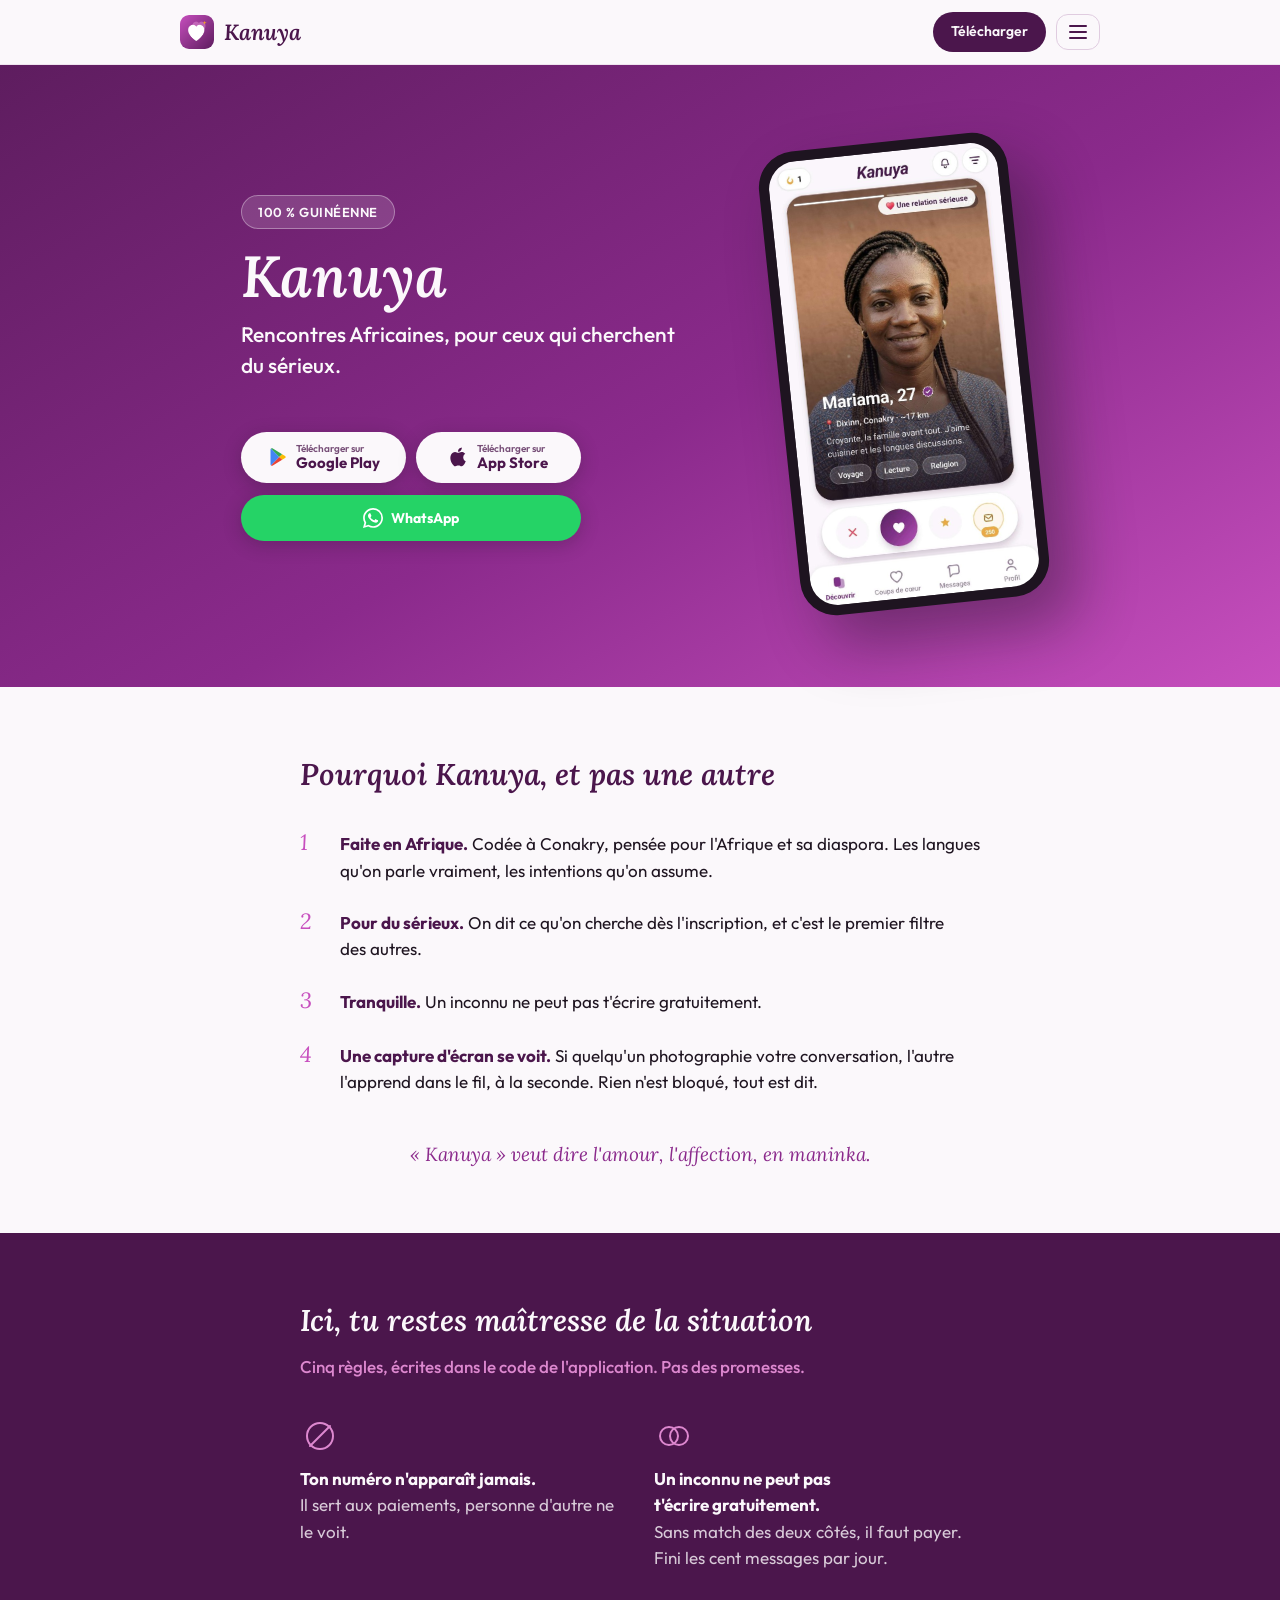
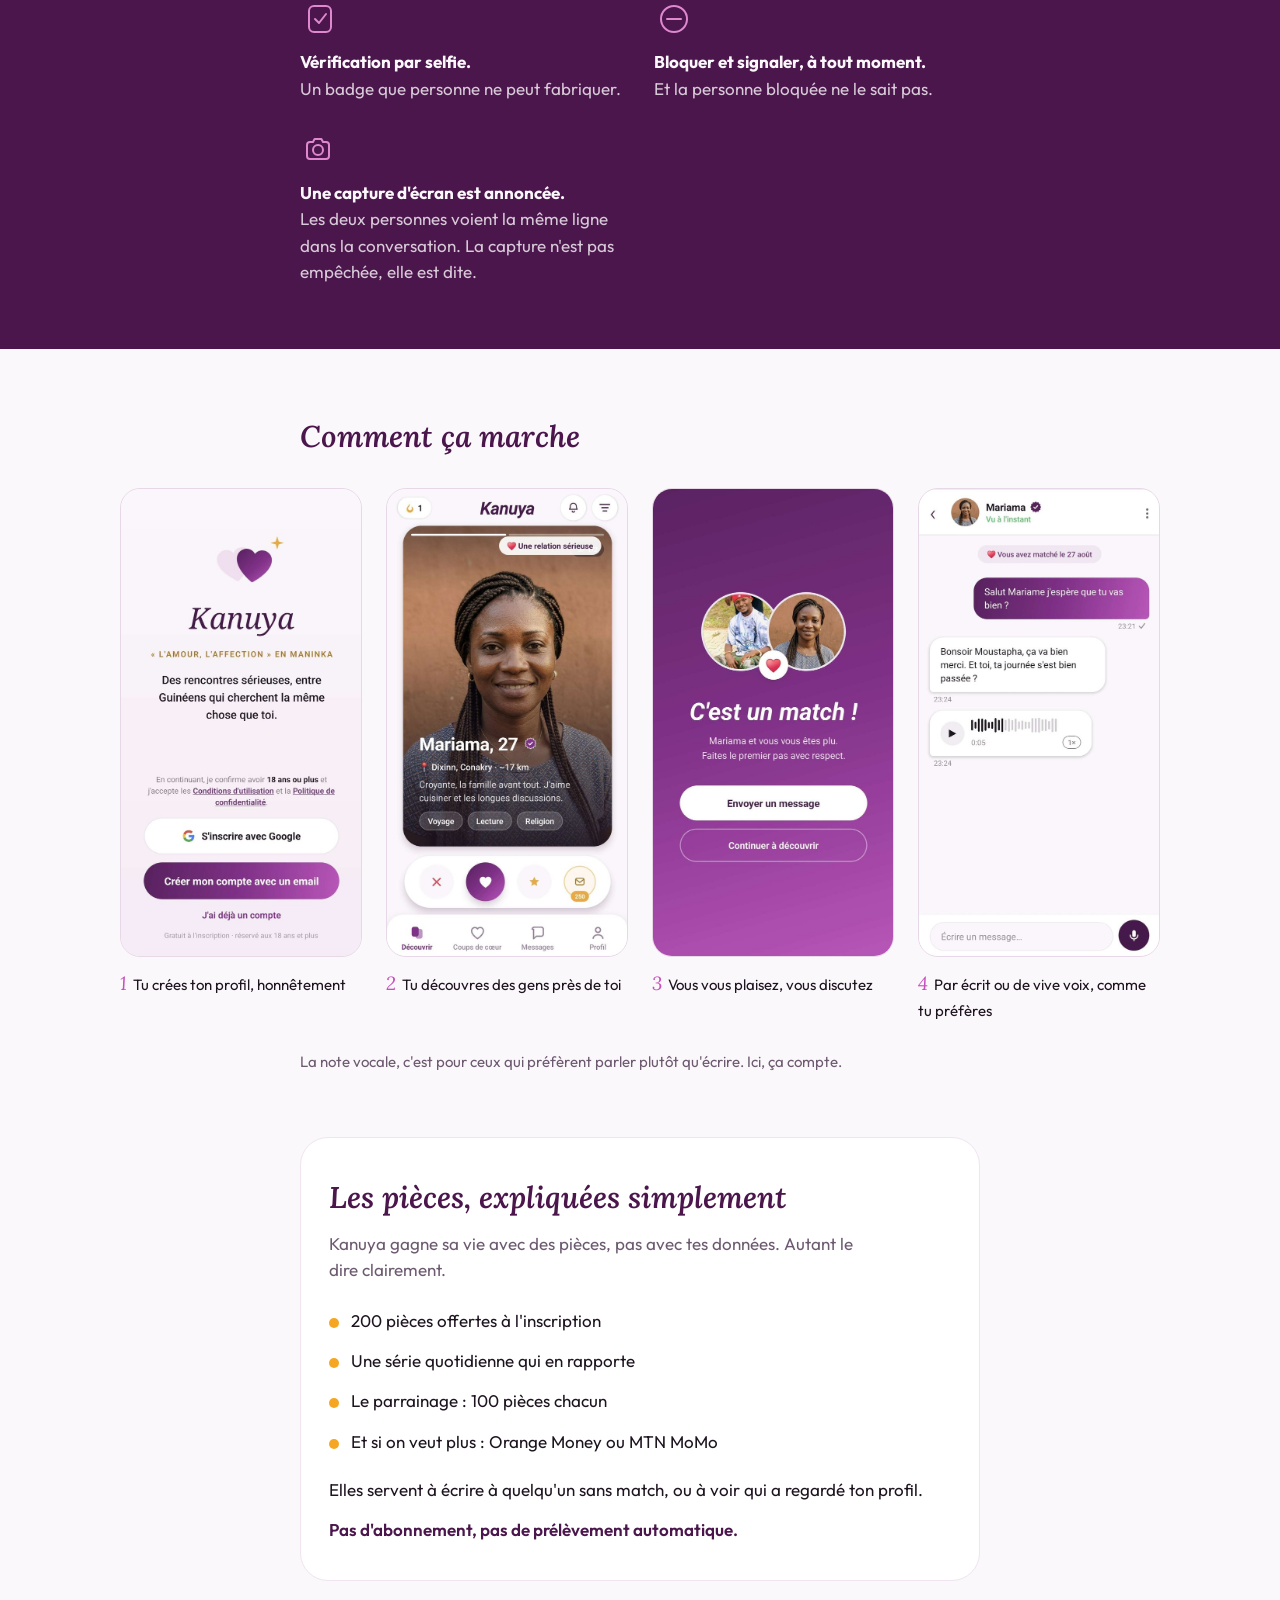
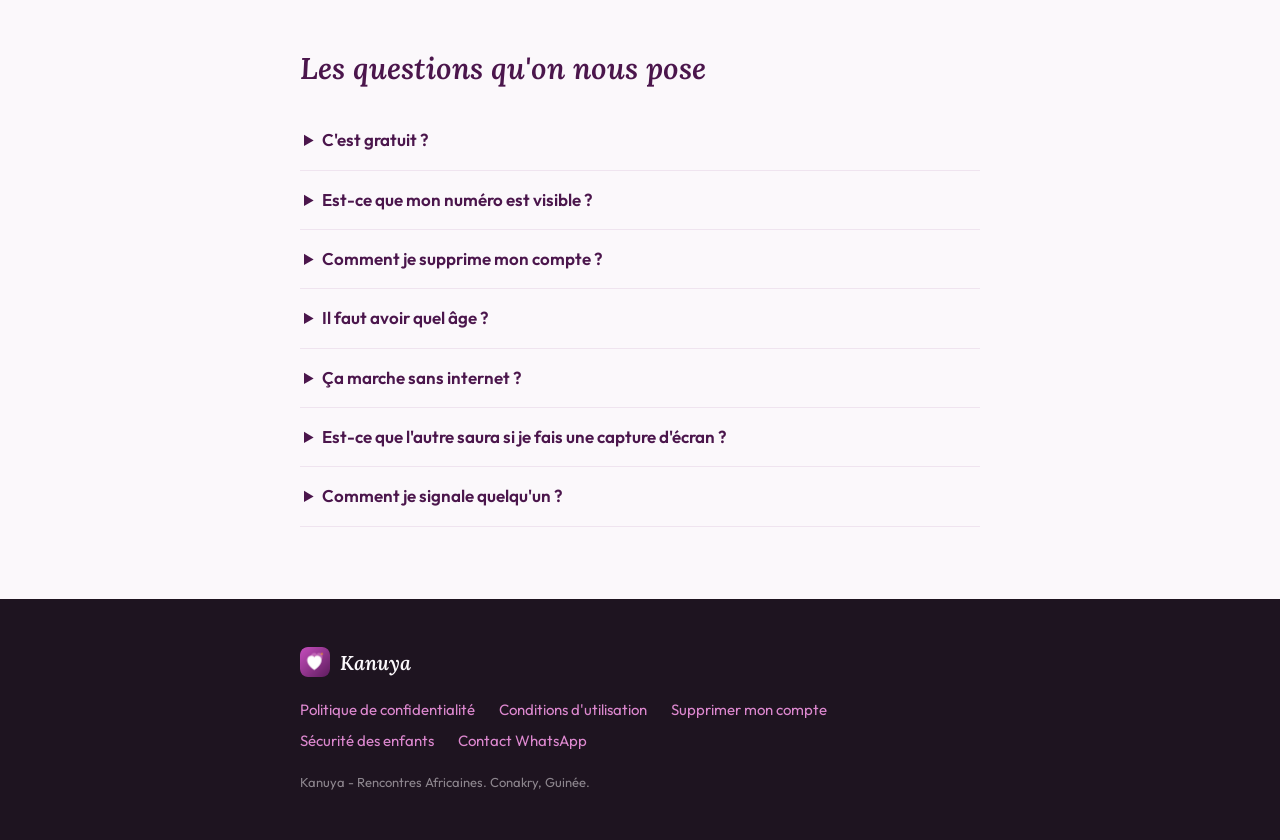
<file: index.html>
<!doctype html>
<html lang="fr">
<head>
<meta charset="utf-8">
<meta name="viewport" content="width=device-width, initial-scale=1">
<meta name="google-site-verification" content="O-aKBRcSnijRpLlsnT02JZrpWLcDUV2P9so0e-Tlwl0" />
<title>Kanuya · Rencontres Africaines, site et application de rencontre</title>
<meta name="description" content="Kanuya - Rencontres Africaines : le site et l'application de rencontre pour des relations sérieuses, de la Guinée à toute l'Afrique et à la diaspora. Ton numéro n'apparaît jamais, un inconnu ne peut pas t'écrire gratuitement.">
<meta name="keywords" content="rencontres africaines, site de rencontre africain, application de rencontre Afrique, site de rencontre Guinée, application de rencontre Guinée, rencontre Conakry, rencontre Afrique de l'Ouest, rencontre Sénégal, rencontre Dakar, rencontre Côte d'Ivoire, rencontre Abidjan, rencontre Burkina Faso, rencontre Mali, rencontre Bamako, rencontre sérieuse Afrique francophone, célibataires Afrique de l'Ouest, rencontre en ligne Afrique">
<meta name="robots" content="index, follow, max-image-preview:large">
<meta name="author" content="Kanuya">
<link rel="icon" href="assets/favicon.png">
<link rel="apple-touch-icon" href="assets/icon.png">
<link rel="canonical" href="https://kanuya.net/">
<meta property="og:site_name" content="Kanuya">
<meta property="og:title" content="Kanuya · Rencontres Africaines">
<meta property="og:description" content="Rencontres Africaines, pour ceux qui cherchent du sérieux. Née à Conakry, ouverte à toute l'Afrique et à la diaspora.">
<meta property="og:image" content="https://kanuya.net/assets/og.jpg">
<meta property="og:url" content="https://kanuya.net/">
<meta property="og:type" content="website">
<meta property="og:locale" content="fr_FR">
<meta name="twitter:card" content="summary_large_image">
<meta name="twitter:title" content="Kanuya · Rencontres Africaines">
<meta name="twitter:description" content="Rencontres Africaines, pour des relations sérieuses. Ton numéro reste privé.">
<meta name="twitter:image" content="https://kanuya.net/assets/og.jpg">
<meta name="color-scheme" content="light">
<meta name="theme-color" content="#4B164C">
<link rel="preconnect" href="https://fonts.googleapis.com">
<link rel="preconnect" href="https://fonts.gstatic.com" crossorigin>
<link href="https://fonts.googleapis.com/css2?family=Outfit:wght@400;500;600;700&family=Lora:ital,wght@0,500;1,500;1,600&display=swap" rel="stylesheet">
<link rel="stylesheet" href="assets/style.css">
<style>
  /* Bandeau de mise à jour et bouton APK — ajoutés ici pour ne pas toucher au
     CSS partagé. Sobres, dans les couleurs du site. */
  /* Le téléchargement reste l'action principale ; WhatsApp l'accompagne en
     bouton compact, à côté, sans lui voler la vedette. */
  .ligne-dl{display:flex;gap:10px;align-items:stretch;flex-wrap:wrap}
  .ligne-dl .bouton-clair{flex:1 1 0;min-width:0;display:flex;align-items:center;justify-content:center;
    font-size:15px;padding:11px 12px;white-space:nowrap}
  .ligne-dl .bouton-clair svg{flex:none}
  .ligne-dl .pile{text-align:left}
  .ligne-dl .pile small{font-size:10px;font-weight:600;opacity:.75}
  .bouton-wa{flex:1 1 100%;display:flex;align-items:center;justify-content:center;gap:8px;
    padding:13px 18px;background:#25D366;color:#fff;border-radius:999px;text-decoration:none;
    font:700 14px/1 Outfit,system-ui,sans-serif;
    box-shadow:0 4px 18px rgba(30,20,32,.25)}
  .bouton-wa:hover{background:#1FB457}
  .bouton-wa:active{transform:translateY(1px)}
</style>
<script type="application/ld+json">
{
  "@context": "https://schema.org",
  "@graph": [
    {
      "@type": "WebSite",
      "@id": "https://kanuya.net/#website",
      "name": "Kanuya",
      "url": "https://kanuya.net/",
      "inLanguage": "fr",
      "description": "Kanuya - Rencontres Africaines : site de rencontre pour des relations sérieuses, de la Guinée à toute l'Afrique et à la diaspora.",
      "publisher": { "@id": "https://kanuya.net/#org" }
    },
    {
      "@type": "Organization",
      "@id": "https://kanuya.net/#org",
      "name": "Kanuya",
      "url": "https://kanuya.net/",
      "logo": "https://kanuya.net/assets/icon.png",
      "areaServed": [
        { "@type": "Country", "name": "Guinée" },
        { "@type": "Country", "name": "Sénégal" },
        { "@type": "Country", "name": "Côte d'Ivoire" },
        { "@type": "Country", "name": "Burkina Faso" },
        { "@type": "Country", "name": "Mali" },
        { "@type": "Place", "name": "Afrique de l'Ouest" },
        { "@type": "Place", "name": "Afrique" }
      ],
      "sameAs": [ "https://www.whatsapp.com/channel/0029VbEC2LfKGGG8GvnuOy3C" ]
    },
    {
      "@type": "MobileApplication",
      "name": "Kanuya - Rencontres Africaines",
      "applicationCategory": "SocialNetworkingApplication",
      "operatingSystem": "Android, iOS",
      "inLanguage": "fr",
      "description": "Rencontres Africaines : l'application et le site de rencontre pour ceux qui cherchent du sérieux, nés en Guinée, ouverts à toute l'Afrique (Sénégal, Côte d'Ivoire, Burkina Faso, Mali…) et à la diaspora.",
      "keywords": "rencontres africaines, site de rencontre africain, site de rencontre Guinée, rencontre Conakry, rencontre Sénégal, rencontre Dakar, rencontre Côte d'Ivoire, rencontre Abidjan, rencontre Burkina Faso, rencontre Mali, rencontre sérieuse Afrique de l'Ouest, célibataires Afrique francophone",
      "url": "https://kanuya.net/",
      "installUrl": "https://play.google.com/store/apps/details?id=com.kanuya.app",
      "image": "https://kanuya.net/assets/og.jpg",
      "offers": { "@type": "Offer", "price": "0", "priceCurrency": "GNF" },
      "publisher": { "@id": "https://kanuya.net/#org" }
    }
  ]
}
</script>
</head>

<!-- Un seul mot à changer le jour de la publication : « avant » devient
     « apres », et les badges des stores remplacent le bloc WhatsApp. -->
<body data-etat="avant">

<header class="entete">
  <div class="rangee">
    <a class="marque" href="#accueil">
      <img src="assets/icon.png" alt="" width="34" height="34">
      <span>Kanuya</span>
    </a>
    <div class="droite">
      <a class="pilule" href="#telecharger">Télécharger</a>
      <button class="burger" type="button" aria-label="Menu" aria-expanded="false" aria-controls="menu">
        <span></span><span></span><span></span>
      </button>
    </div>
  </div>
  <nav id="menu" hidden>
    <a href="#pourquoi">Pourquoi Kanuya</a>
    <a href="#securite">Sécurité</a>
    <a href="#etapes">Comment ça marche</a>
    <a href="#pieces">Les pièces</a>
    <a href="#faq">Questions</a>
    <a href="securite-enfants.html">Sécurité des enfants</a>
  </nav>
</header>

<section id="accueil" class="accueil">
  <div class="accueil-grille">

    <div class="accroche">
      <span class="pastille">100 % GUINÉENNE</span>
      <h1>Kanuya</h1>
      <p class="phrase">Rencontres Africaines, pour ceux qui cherchent du sérieux.</p>
    </div>

    <div class="telephone-cadre">
      <div class="telephone">
        <img class="ecran" src="assets/decouvrir.jpg" width="620" height="1203"
             alt="L'écran Découvrir de Kanuya : le profil de Mariama, 27 ans, à Dixinn, Conakry.">
      </div>
    </div>

    <div id="telecharger" class="telecharger">
        <div class="avant">
          <div class="ligne-dl">
            <a class="bouton-clair" href="https://play.google.com/store/apps/details?id=com.kanuya.app" target="_blank" rel="noopener"><svg width="20" height="20" viewBox="0 0 24 24" aria-hidden="true" style="vertical-align:-4px;margin-right:8px">
                <path d="M3.6 1.9 13.5 12 3.6 22.1c-.37-.3-.6-.77-.6-1.32V3.22c0-.55.23-1.02.6-1.32z" fill="#4285F4"/>
                <path d="M17 8.6 5.3 1.6c-.55-.33-1.2-.27-1.7.3L13.5 12 17 8.6z" fill="#34A853"/>
                <path d="M17 15.4 20.5 13.3c.9-.54.9-2.06 0-2.6L17 8.6 13.5 12l3.5 3.4z" fill="#FBBC04"/>
                <path d="M3.6 22.1c.5.57 1.15.63 1.7.3L17 15.4 13.5 12 3.6 22.1z" fill="#EA4335"/>
              </svg><span class="pile"><small>Télécharger sur</small><b>Google Play</b></span></a>
            <a class="bouton-clair" href="https://apps.apple.com/app/kanuya-rencontres-en-guin%C3%A9e/id6819777390" target="_blank" rel="noopener"><svg width="20" height="20" viewBox="0 0 24 24" fill="currentColor" aria-hidden="true" style="vertical-align:-4px;margin-right:8px">
                <path d="M17.05 12.54c-.03-2.87 2.35-4.25 2.45-4.32-1.34-1.95-3.41-2.22-4.14-2.25-1.76-.18-3.44 1.04-4.33 1.04-.89 0-2.27-1.02-3.74-.99-1.92.03-3.7 1.12-4.69 2.84-2 3.47-.51 8.6 1.44 11.42.95 1.38 2.08 2.93 3.57 2.87 1.43-.06 1.97-.92 3.7-.92s2.22.92 3.73.89c1.54-.03 2.52-1.4 3.46-2.79 1.09-1.6 1.54-3.15 1.56-3.23-.03-.01-2.99-1.15-3.01-4.56z"/>
                <path d="M14.22 4.1c.79-.95 1.32-2.28 1.17-3.6-1.13.05-2.5.76-3.31 1.71-.73.84-1.37 2.19-1.2 3.48 1.26.1 2.55-.64 3.34-1.59z"/>
              </svg><span class="pile"><small>Télécharger sur</small><b>App Store</b></span></a>
          </div>
          <a class="bouton-wa" href="https://www.whatsapp.com/channel/0029VbEC2LfKGGG8GvnuOy3C"
               target="_blank" rel="noopener"
               title="Mises à jour de Kanuya sur WhatsApp" aria-label="Mises à jour de Kanuya sur WhatsApp">
              <svg width="20" height="20" viewBox="0 0 24 24" fill="#fff" aria-hidden="true"><path d="M17.472 14.382c-.297-.149-1.758-.867-2.03-.967-.273-.099-.471-.148-.67.15-.197.297-.767.966-.94 1.164-.173.199-.347.223-.644.075-.297-.15-1.255-.463-2.39-1.475-.883-.788-1.48-1.761-1.653-2.059-.173-.297-.018-.458.13-.606.134-.133.298-.347.446-.52.149-.174.198-.298.298-.497.099-.198.05-.371-.025-.52-.075-.149-.669-1.612-.916-2.207-.242-.579-.487-.5-.669-.51-.173-.008-.371-.01-.57-.01-.198 0-.52.074-.792.372-.272.297-1.04 1.016-1.04 2.479 0 1.462 1.065 2.875 1.213 3.074.149.198 2.096 3.2 5.077 4.487.71.306 1.263.489 1.694.625.712.227 1.36.195 1.871.118.571-.085 1.758-.719 2.006-1.413.248-.694.248-1.289.173-1.413-.074-.124-.272-.198-.57-.347m-5.421 7.403h-.004a9.87 9.87 0 01-5.031-1.378l-.361-.214-3.741.982.998-3.648-.235-.374a9.86 9.86 0 01-1.51-5.26c.001-5.45 4.436-9.884 9.888-9.884 2.64 0 5.122 1.03 6.988 2.898a9.825 9.825 0 012.893 6.994c-.003 5.45-4.437 9.885-9.885 9.885M20.52 3.449C18.24 1.245 15.24 0 12.045 0 5.463 0 .104 5.359.101 11.892c0 2.096.549 4.142 1.595 5.945L0 24l6.335-1.652a11.882 11.882 0 005.71 1.447h.006c6.585 0 11.946-5.359 11.949-11.893a11.821 11.821 0 00-3.480-8.413z"/></svg>
              <span>WhatsApp</span>
            </a>
        </div>

        <div class="apres">
          <a class="badge" href="https://play.google.com/store/apps/details?id=com.kanuya.app" target="_blank" rel="noopener">
            <svg width="26" height="26" viewBox="0 0 24 24" aria-hidden="true">
              <path d="M3.6 1.9 13.5 12 3.6 22.1c-.37-.3-.6-.77-.6-1.32V3.22c0-.55.23-1.02.6-1.32z" fill="#4285F4"/>
              <path d="M17 8.6 5.3 1.6c-.55-.33-1.2-.27-1.7.3L13.5 12 17 8.6z" fill="#34A853"/>
              <path d="M17 15.4 20.5 13.3c.9-.54.9-2.06 0-2.6L17 8.6 13.5 12l3.5 3.4z" fill="#FBBC04"/>
              <path d="M3.6 22.1c.5.57 1.15.63 1.7.3L17 15.4 13.5 12 3.6 22.1z" fill="#EA4335"/>
            </svg>
            <span class="pile"><small>DISPONIBLE SUR</small><b>Google Play</b></span>
          </a>
          <a class="badge" href="https://apps.apple.com/app/kanuya-rencontres-en-guin%C3%A9e/id6819777390" target="_blank" rel="noopener">
            <svg width="26" height="26" viewBox="0 0 24 24" fill="#FBF8FB" aria-hidden="true">
              <path d="M17.05 12.54c-.03-2.87 2.35-4.25 2.45-4.32-1.34-1.95-3.41-2.22-4.14-2.25-1.76-.18-3.44 1.04-4.33 1.04-.89 0-2.27-1.02-3.74-.99-1.92.03-3.7 1.12-4.69 2.84-2 3.47-.51 8.6 1.44 11.42.95 1.38 2.08 2.93 3.57 2.87 1.43-.06 1.97-.92 3.7-.92s2.22.92 3.73.89c1.54-.03 2.52-1.4 3.46-2.79 1.09-1.6 1.54-3.15 1.56-3.23-.03-.01-2.99-1.15-3.01-4.56z"/>
              <path d="M14.22 4.1c.79-.95 1.32-2.28 1.17-3.6-1.13.05-2.5.76-3.31 1.71-.73.84-1.37 2.19-1.2 3.48 1.26.1 2.55-.64 3.34-1.59z"/>
            </svg>
            <span class="pile"><small>TÉLÉCHARGER SUR</small><b>App Store</b></span>
          </a>
        </div>
      </div>

  </div>
</section>

<section id="pourquoi" class="section">
  <div class="etroit">
    <h2>Pourquoi Kanuya, et pas une autre</h2>
    <div class="liste-numerotee">
      <div><span class="chiffre">1</span><p><strong>Faite en Afrique.</strong> Codée à Conakry, pensée pour l'Afrique et sa diaspora. Les langues qu'on parle vraiment, les intentions qu'on assume.</p></div>
      <div><span class="chiffre">2</span><p><strong>Pour du sérieux.</strong> On dit ce qu'on cherche dès l'inscription, et c'est le premier filtre des autres.</p></div>
      <div><span class="chiffre">3</span><p><strong>Tranquille.</strong> Un inconnu ne peut pas t'écrire gratuitement.</p></div>
      <div><span class="chiffre">4</span><p><strong>Une capture d'écran se voit.</strong> Si quelqu'un photographie votre conversation, l'autre l'apprend dans le fil, à la seconde. Rien n'est bloqué, tout est dit.</p></div>
    </div>
    <p class="citation">« Kanuya » veut dire l'amour, l'affection, en maninka.</p>
  </div>
</section>

<section id="securite" class="securite">
  <div class="etroit">
    <h2>Ici, tu restes maîtresse de la situation</h2>
    <p class="sous-titre">Cinq règles, écrites dans le code de l'application. Pas des promesses.</p>
    <div class="grille-securite">
      <div>
        <svg width="40" height="40" viewBox="0 0 40 40" fill="none" stroke="#DD88CF" stroke-width="2" stroke-linecap="round" aria-hidden="true"><circle cx="20" cy="20" r="13"/><line x1="10" y1="30" x2="30" y2="10"/></svg>
        <p><strong>Ton numéro n'apparaît jamais.</strong><br><span>Il sert aux paiements, personne d'autre ne le voit.</span></p>
      </div>
      <div>
        <svg width="40" height="40" viewBox="0 0 40 40" fill="none" stroke="#DD88CF" stroke-width="2" stroke-linecap="round" aria-hidden="true"><circle cx="15" cy="20" r="9"/><circle cx="25" cy="20" r="9"/></svg>
        <p><strong>Un inconnu ne peut pas t'écrire gratuitement.</strong><br><span>Sans match des deux côtés, il faut payer. Fini les cent messages par jour.</span></p>
      </div>
      <div>
        <svg width="40" height="40" viewBox="0 0 40 40" fill="none" stroke="#DD88CF" stroke-width="2" stroke-linecap="round" stroke-linejoin="round" aria-hidden="true"><rect x="9" y="7" width="22" height="26" rx="5"/><polyline points="15 20 19 24 26 15"/></svg>
        <p><strong>Vérification par selfie.</strong><br><span>Un badge que personne ne peut fabriquer.</span></p>
      </div>
      <div>
        <svg width="40" height="40" viewBox="0 0 40 40" fill="none" stroke="#DD88CF" stroke-width="2" stroke-linecap="round" aria-hidden="true"><circle cx="20" cy="20" r="13"/><line x1="13" y1="20" x2="27" y2="20"/></svg>
        <p><strong>Bloquer et signaler, à tout moment.</strong><br><span>Et la personne bloquée ne le sait pas.</span></p>
      </div>
      <div>
        <svg width="40" height="40" viewBox="0 0 40 40" fill="none" stroke="#DD88CF" stroke-width="2" stroke-linecap="round" stroke-linejoin="round" aria-hidden="true"><path d="M7 15a3 3 0 0 1 3-3h3l1.6-3h6.8L23 12h3a3 3 0 0 1 3 3v11a3 3 0 0 1-3 3H10a3 3 0 0 1-3-3z"/><circle cx="18" cy="20" r="5"/></svg>
        <p><strong>Une capture d'écran est annoncée.</strong><br><span>Les deux personnes voient la même ligne dans la conversation. La capture n'est pas empêchée, elle est dite.</span></p>
      </div>
    </div>
  </div>
</section>

<section id="etapes" class="section">
  <div class="etroit">
    <h2>Comment ça marche</h2>
    <div class="grille-etapes">
      <div><img class="capture" src="assets/etape-inscription.jpg" width="620" height="1203" alt="L'écran d'accueil de Kanuya : « Des rencontres sérieuses, entre Guinéens qui cherchent la même chose que toi. »"><p><span class="chiffre">1</span>&nbsp; Tu crées ton profil, honnêtement</p></div>
      <div><img class="capture" src="assets/decouvrir.jpg" width="620" height="1203" alt="L'écran Découvrir : le profil de Mariama, 27 ans, à Dixinn."><p><span class="chiffre">2</span>&nbsp; Tu découvres des gens près de toi</p></div>
      <div><img class="capture" src="assets/etape-match.jpg" width="620" height="1203" alt="L'écran « C'est un match ! » : deux profils réunis, avec le bouton Envoyer un message."><p><span class="chiffre">3</span>&nbsp; Vous vous plaisez, vous discutez</p></div>
      <div><img class="capture" src="assets/etape-vocal.jpg" width="620" height="1203" alt="Une conversation dans Kanuya : deux messages écrits et une note vocale avec son onde."><p><span class="chiffre">4</span>&nbsp; Par écrit ou de vive voix, comme tu préfères</p></div>
    </div>
    <p class="apres-grille">La note vocale, c'est pour ceux qui préfèrent parler plutôt qu'écrire. Ici, ça compte.</p>
  </div>
</section>

<section id="pieces" class="section-pieces">
  <div class="carte">
    <h2>Les pièces, expliquées simplement</h2>
    <p class="sous">Kanuya gagne sa vie avec des pièces, pas avec tes données. Autant le dire clairement.</p>
    <div class="puces">
      <div><span class="point"></span><p>200 pièces offertes à l'inscription</p></div>
      <div><span class="point"></span><p>Une série quotidienne qui en rapporte</p></div>
      <div><span class="point"></span><p>Le parrainage : 100 pièces chacun</p></div>
      <div><span class="point"></span><p>Et si on veut plus : Orange Money ou MTN MoMo</p></div>
    </div>
    <p class="usage">Elles servent à écrire à quelqu'un sans match, ou à voir qui a regardé ton profil.</p>
    <p class="appui">Pas d'abonnement, pas de prélèvement automatique.</p>
  </div>
</section>

<section id="faq" class="section-faq">
  <div class="etroit">
    <h2>Les questions qu'on nous pose</h2>
    <div class="faq">
      <details>
        <summary>C'est gratuit ?</summary>
        <p>Oui pour commencer : 200 pièces sont offertes à l'inscription, et la série quotidienne en rapporte d'autres. Acheter des pièces est optionnel, sans abonnement.</p>
      </details>
      <details>
        <summary>Est-ce que mon numéro est visible ?</summary>
        <p>Non, jamais. Il sert uniquement aux paiements Orange Money ou MTN MoMo. Personne ne le voit sur l'application.</p>
      </details>
      <details>
        <summary>Comment je supprime mon compte ?</summary>
        <p>Dans les réglages de l'application : Compte, puis Supprimer mon compte. Tout est effacé, photos comprises.</p>
      </details>
      <details>
        <summary>Il faut avoir quel âge ?</summary>
        <p>18 ans, et c'est vérifié à l'inscription.</p>
      </details>
      <details>
        <summary>Ça marche sans internet ?</summary>
        <p>Non, il faut une connexion. L'application est conçue pour rester légère et consommer peu de data.</p>
      </details>
      <details>
        <summary>Est-ce que l'autre saura si je fais une capture d'écran ?</summary>
        <p>Oui. Une ligne apparaît dans la conversation, du côté des deux personnes : « Untel a fait une capture d'écran. » On ne vous empêche pas de la faire, on ne la cache pas non plus. Un deuxième téléphone photographierait l'écran de toute façon : ce qui protège, c'est que l'autre le sache.</p>
      </details>
      <details>
        <summary>Comment je signale quelqu'un ?</summary>
        <p>Depuis son profil ou la conversation : Signaler. Tu peux aussi bloquer, et la personne bloquée ne le sait pas.</p>
      </details>
    </div>
  </div>
</section>

<footer class="pied">
  <div class="etroit">
    <div class="marque-pied">
      <img src="assets/icon.png" alt="" width="30" height="30">
      <span>Kanuya</span>
    </div>
    <nav>
      <a href="confidentialite.html">Politique de confidentialité</a>
      <a href="conditions.html">Conditions d'utilisation</a>
      <a href="suppression.html">Supprimer mon compte</a>
      <a href="securite-enfants.html">Sécurité des enfants</a>
      <a href="https://wa.me/224622814991">Contact WhatsApp</a>
    </nav>
    <p>Kanuya - Rencontres Africaines. Conakry, Guinée.</p>
  </div>
</footer>

<script>
  // Le menu, et rien d'autre. Pas de framework sur une page qui doit
  // s'ouvrir en 3G.
  var b = document.querySelector('.burger'), m = document.getElementById('menu');
  b.addEventListener('click', function () {
    var ouvert = m.hasAttribute('hidden');
    if (ouvert) { m.removeAttribute('hidden'); } else { m.setAttribute('hidden', ''); }
    b.setAttribute('aria-expanded', ouvert ? 'true' : 'false');
  });
  m.addEventListener('click', function (e) {
    if (e.target.tagName === 'A') { m.setAttribute('hidden', ''); b.setAttribute('aria-expanded', 'false'); }
  });
</script>

</body>
</html>
</file>
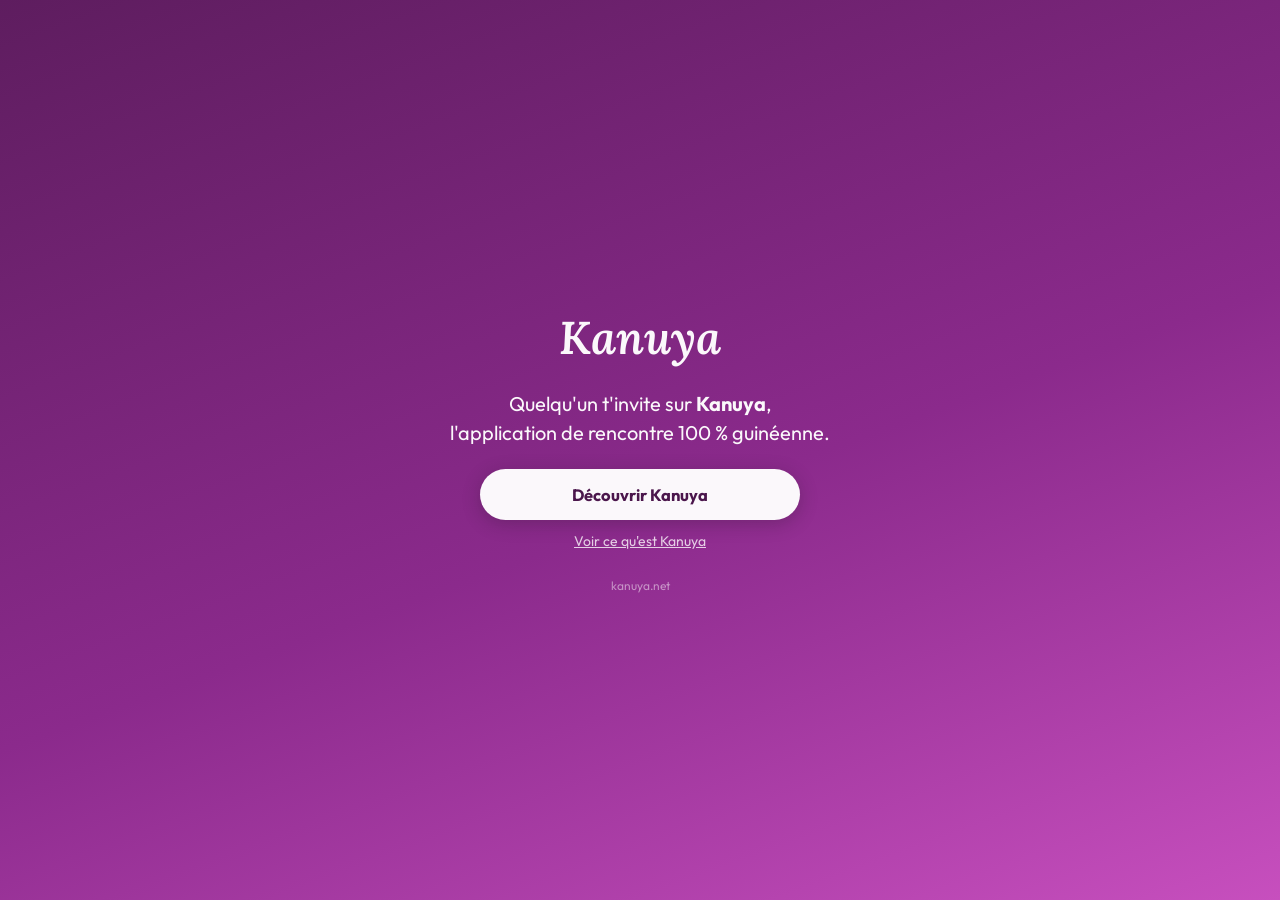
<file: i/index.html>
<!doctype html>
<html lang="fr">
<head>
<meta charset="utf-8">
<meta name="viewport" content="width=device-width, initial-scale=1">
<title>Une invitation sur Kanuya</title>
<meta name="description" content="Quelqu'un t'invite à rejoindre Kanuya, l'application de rencontre 100 % guinéenne.">

<!-- La page vit sur GitHub Pages, donc statique : le code arrive en paramètre.
     Un serveur dynamique donnerait un aperçu personnalisé au partage, mais
     lierait chaque invitation à la disponibilité du VPS — et le site est
     justement là pour survivre à ses pannes. -->
<meta name="color-scheme" content="light">
<meta property="og:type" content="website">
<meta property="og:title" content="Une invitation sur Kanuya">
<meta property="og:description" content="Rejoins Kanuya, l'application de rencontre 100 % guinéenne. Vous gagnez 100 pièces chacun.">
<meta property="og:image" content="https://kanuya.net/assets/og.jpg">
<meta property="og:locale" content="fr_FR">
<link rel="icon" href="../assets/favicon.png">
<link rel="preconnect" href="https://fonts.googleapis.com">
<link rel="preconnect" href="https://fonts.gstatic.com" crossorigin>
<link href="https://fonts.googleapis.com/css2?family=Outfit:wght@400;500;600;700&family=Lora:ital,wght@1,500;1,600&display=swap" rel="stylesheet">
<style>
  :root { color-scheme: light; }
  * { box-sizing: border-box; }
  body {
    margin: 0; min-height: 100vh; display: flex; flex-direction: column;
    align-items: center; justify-content: center; gap: 22px;
    padding: 40px 24px;
    background: linear-gradient(160deg, #5E1D5F 0%, #8B2A8C 55%, #C74FBE 100%);
    color: #FBF8FB; font-family: Outfit, system-ui, -apple-system, sans-serif;
    text-align: center;
  }
  .marque { font-family: Lora, Georgia, serif; font-style: italic; font-weight: 600;
            font-size: clamp(34px, 11vw, 46px); margin: 0; }
  .invite { font-size: clamp(17px, 4.6vw, 20px); line-height: 1.45; margin: 0; max-width: 22em; }
  .invite b { font-weight: 700; }
  .code {
    font: 700 clamp(24px, 8vw, 32px)/1 ui-monospace, Menlo, monospace;
    letter-spacing: .16em; padding: 14px 22px; border-radius: 16px;
    border: 2px dashed rgba(251,248,251,.45); background: rgba(30,20,32,.2);
  }
  .aide { font-size: 13.5px; line-height: 1.5; color: rgba(251,248,251,.72); max-width: 24em; margin: 0; }
  .actions { display: flex; flex-direction: column; gap: 12px; width: 100%; max-width: 320px; }
  .bouton {
    text-decoration: none; background: #FBF8FB; color: #4B164C; font-weight: 700;
    font-size: 16.5px; padding: 15px 24px; border-radius: 999px;
    box-shadow: 0 4px 18px rgba(30,20,32,.25);
  }
  .lien { color: rgba(251,248,251,.8); font-size: 14px; text-decoration: underline; }
  .pied { font-size: 12px; color: rgba(251,248,251,.5); margin: 6px 0 0; }
  [hidden] { display: none !important; }
</style>
</head>
<body>

<h1 class="marque">Kanuya</h1>

<p class="invite" id="invite">
  Quelqu'un t'invite sur <b>Kanuya</b>,<br>l'application de rencontre 100 % guinéenne.
</p>

<div class="code" id="code" hidden></div>

<p class="aide" id="aide" hidden>
  Garde ce code : il te sera demandé à l'inscription.
  Vous gagnerez <b>100 pièces</b> chacun.
</p>

<div class="actions">
  <a class="bouton" href="https://kanuya.net/#telecharger">Découvrir Kanuya</a>
  <a class="lien" href="https://kanuya.net/">Voir ce qu'est Kanuya</a>
</div>

<p class="pied">kanuya.net</p>

<script>
  // Le code arrive en paramètre. On ne l'écrit dans la page que s'il ressemble
  // à un code : six caractères, lettres et chiffres. Sans cette garde, la page
  // afficherait n'importe quoi qu'on lui passe.
  var code = new URLSearchParams(location.search).get('c') || '';
  code = code.trim().toUpperCase();

  if (/^[A-Z0-9]{4,10}$/.test(code)) {
    var el = document.getElementById('code');
    el.textContent = code;
    el.hidden = false;
    document.getElementById('aide').hidden = false;
    document.title = 'Invitation ' + code + ' · Kanuya';

    // Si l'application est installée, Android l'ouvre directement sur ce lien
    // et cette page ne s'affiche jamais. Sinon on garde le code de côté : la
    // page de téléchargement le retrouvera.
    try { localStorage.setItem('kanuya:parrain', code); } catch (e) {}
  }
</script>

</body>
</html>
</file>
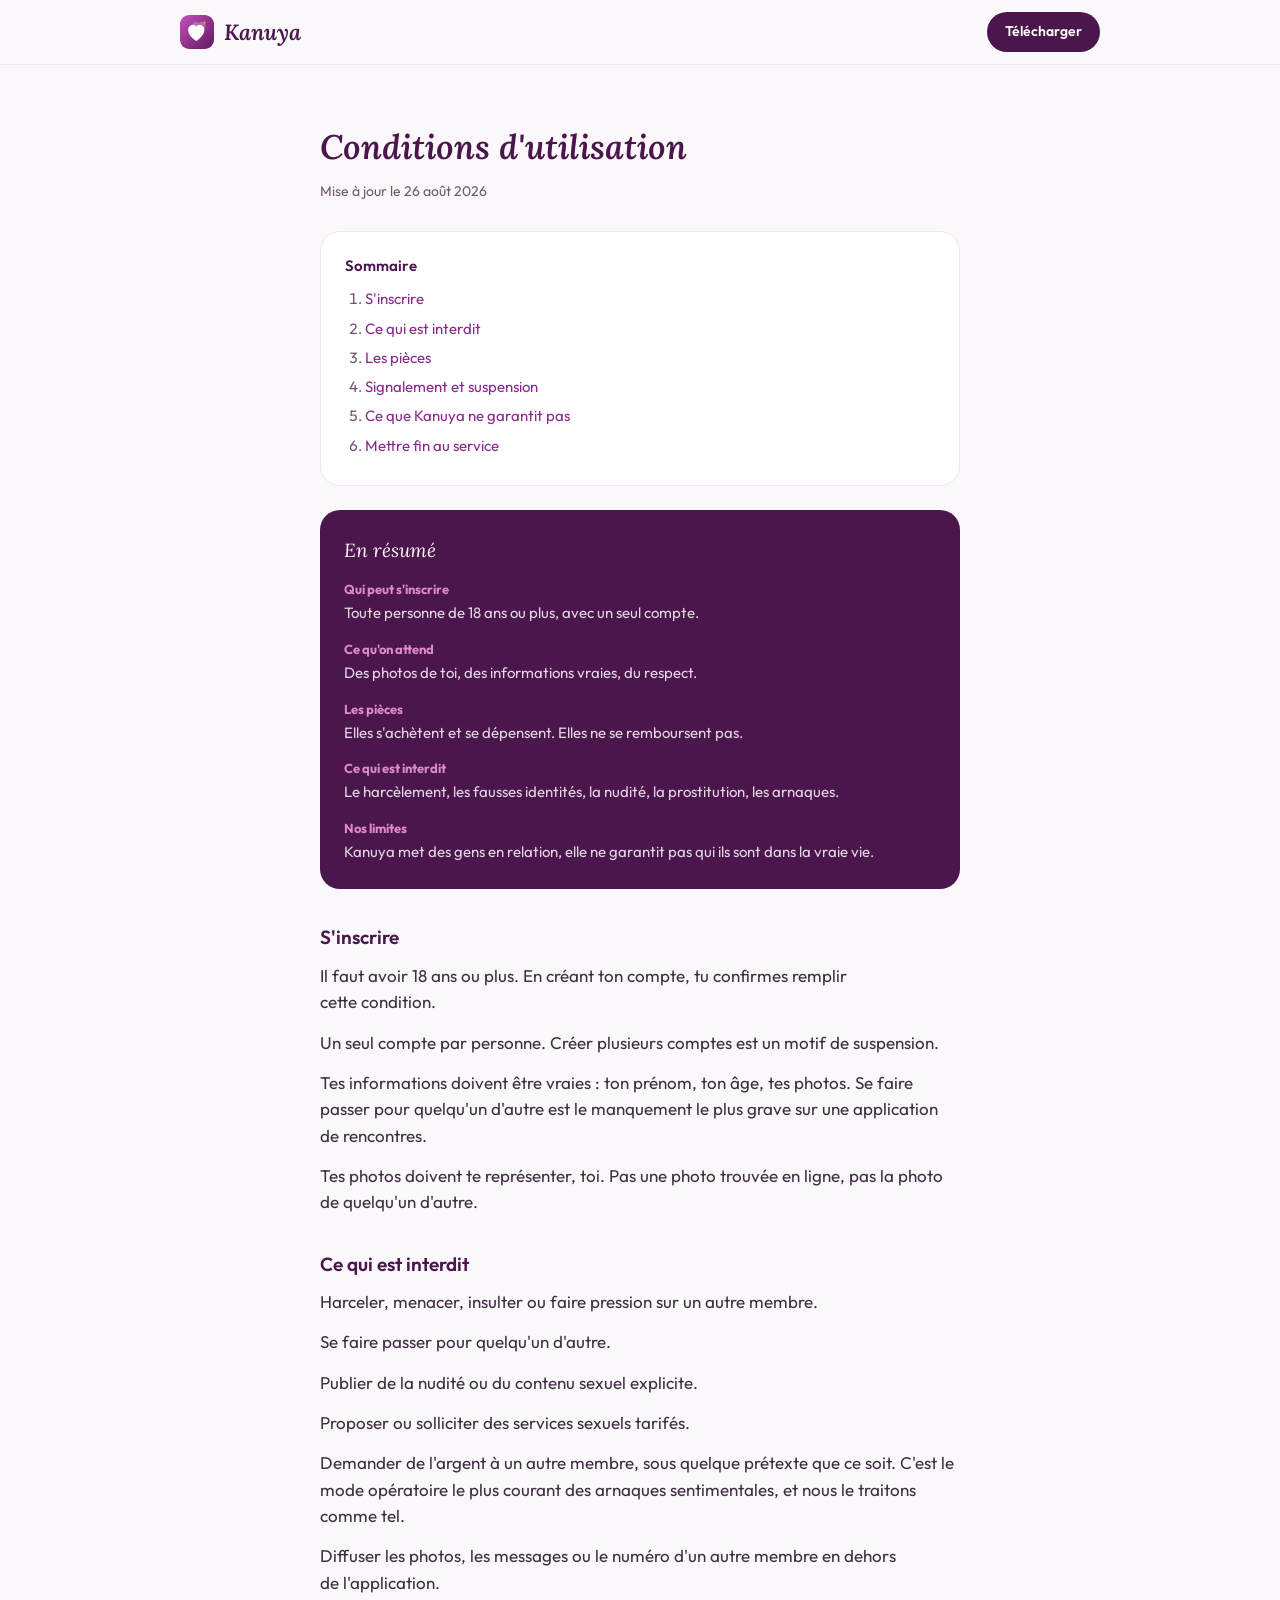
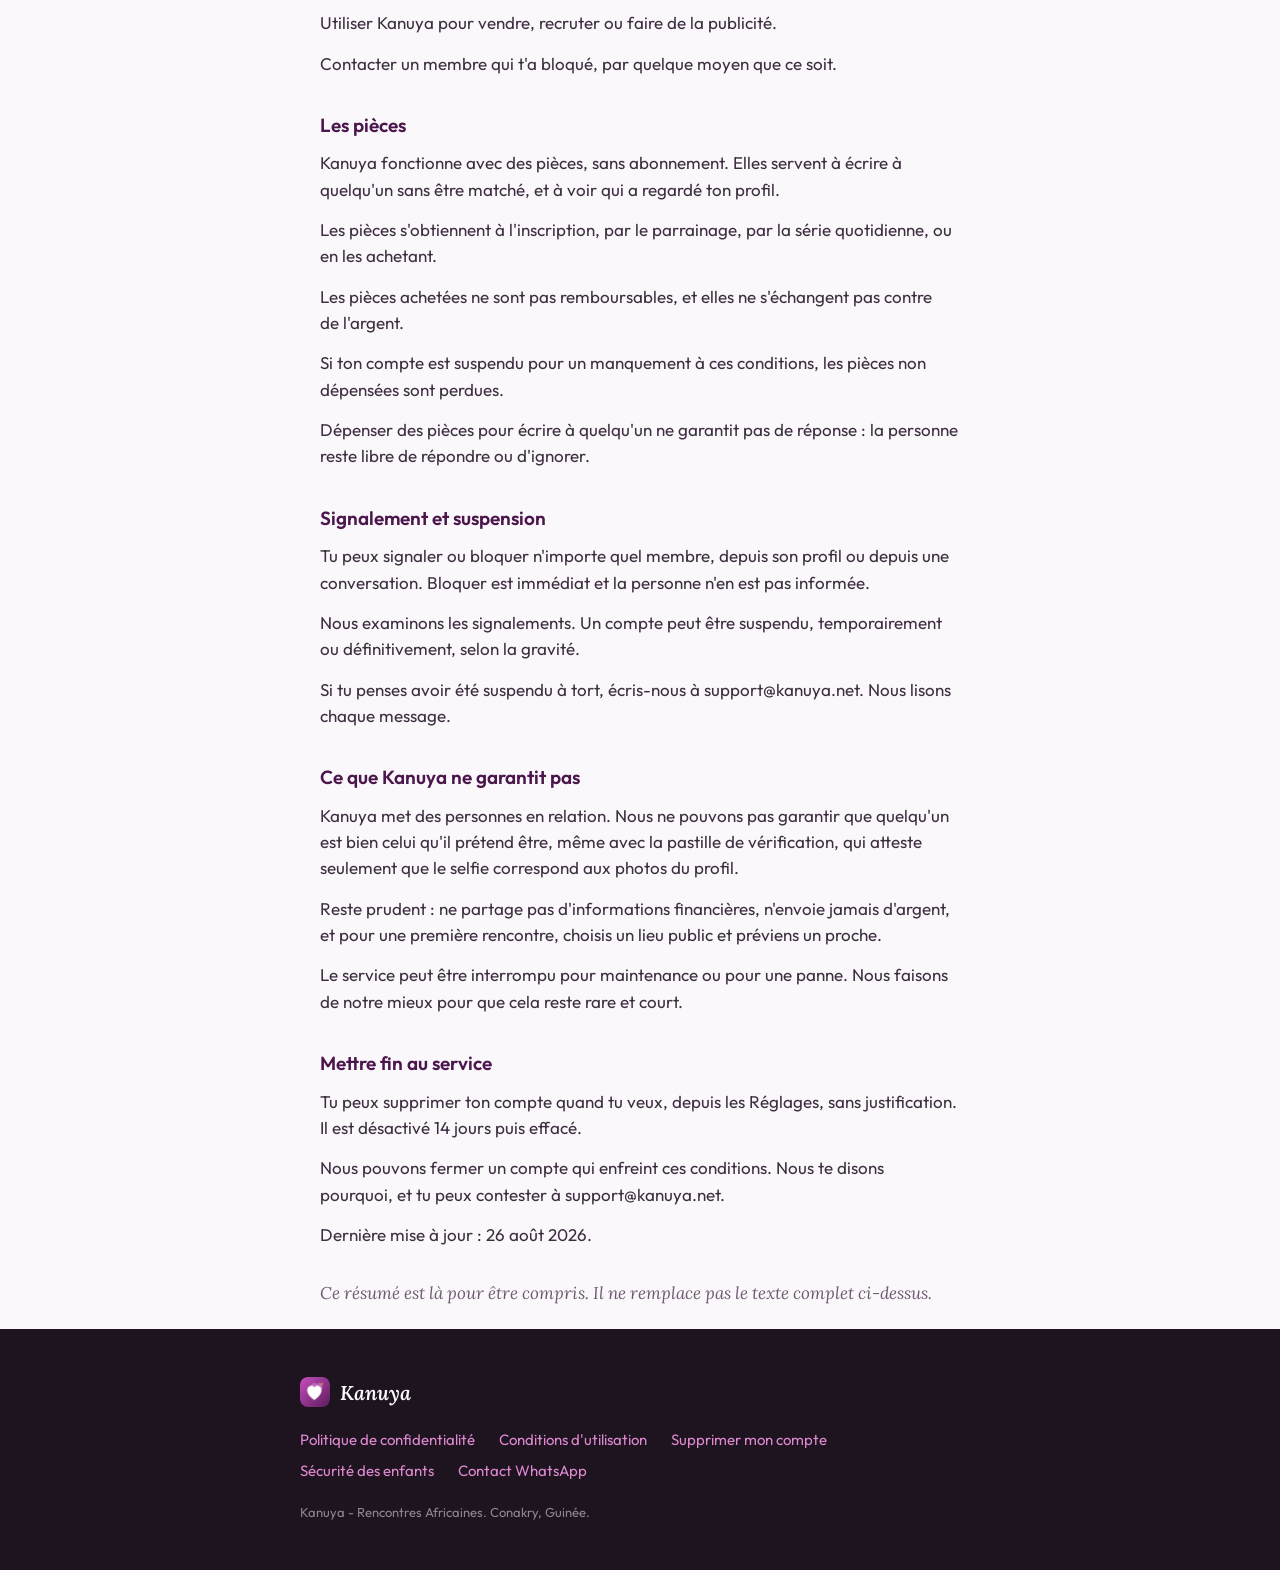
<file: conditions.html>
<!doctype html>
<html lang="fr">
<head>
<meta charset="utf-8">
<meta name="viewport" content="width=device-width, initial-scale=1">
<title>Conditions d&#x27;utilisation · Kanuya</title>
<meta name="description" content="Les règles de Kanuya : ce qui est permis, ce qui ne l&#x27;est pas.">
<link rel="icon" href="assets/favicon.png">
<link rel="canonical" href="https://kanuya.net/conditions.html">
<meta property="og:title" content="Conditions d&#x27;utilisation · Kanuya">
<meta property="og:image" content="https://kanuya.net/assets/og.jpg">
<meta name="color-scheme" content="light">
<meta name="theme-color" content="#4B164C">
<link rel="preconnect" href="https://fonts.googleapis.com">
<link rel="preconnect" href="https://fonts.gstatic.com" crossorigin>
<link href="https://fonts.googleapis.com/css2?family=Outfit:wght@400;500;600;700&family=Lora:ital,wght@0,500;1,500;1,600&display=swap" rel="stylesheet">
<link rel="stylesheet" href="assets/style.css">
</head>
<body data-etat="avant">

<header class="entete">
  <div class="rangee">
    <a class="marque" href="index.html">
      <img src="assets/icon.png" alt="" width="34" height="34">
      <span>Kanuya</span>
    </a>
    <div class="droite"><a class="pilule" href="index.html#telecharger">Télécharger</a></div>
  </div>
</header>

<main class="legal">
  <h1>Conditions d&#x27;utilisation</h1>
  <p class="maj">Mise à jour le 26 août 2026</p>
  <nav class="sommaire"><p>Sommaire</p><ol>
<li><a href="#s1">S&#x27;inscrire</a></li>
<li><a href="#s2">Ce qui est interdit</a></li>
<li><a href="#s3">Les pièces</a></li>
<li><a href="#s4">Signalement et suspension</a></li>
<li><a href="#s5">Ce que Kanuya ne garantit pas</a></li>
<li><a href="#s6">Mettre fin au service</a></li>
</ol></nav>
<section class="resume"><p class="titre">En résumé</p><dl>
<dt>Qui peut s&#x27;inscrire</dt><dd>Toute personne de 18 ans ou plus, avec un seul compte.</dd>
<dt>Ce qu&#x27;on attend</dt><dd>Des photos de toi, des informations vraies, du respect.</dd>
<dt>Les pièces</dt><dd>Elles s&#x27;achètent et se dépensent. Elles ne se remboursent pas.</dd>
<dt>Ce qui est interdit</dt><dd>Le harcèlement, les fausses identités, la nudité, la prostitution, les arnaques.</dd>
<dt>Nos limites</dt><dd>Kanuya met des gens en relation, elle ne garantit pas qui ils sont dans la vraie vie.</dd>
</dl></section>
<section id="s1"><h2>S&#x27;inscrire</h2>
<p>Il faut avoir 18 ans ou plus. En créant ton compte, tu confirmes remplir cette condition.</p>
<p>Un seul compte par personne. Créer plusieurs comptes est un motif de suspension.</p>
<p>Tes informations doivent être vraies : ton prénom, ton âge, tes photos. Se faire passer pour quelqu&#x27;un d&#x27;autre est le manquement le plus grave sur une application de rencontres.</p>
<p>Tes photos doivent te représenter, toi. Pas une photo trouvée en ligne, pas la photo de quelqu&#x27;un d&#x27;autre.</p>
</section>
<section id="s2"><h2>Ce qui est interdit</h2>
<p>Harceler, menacer, insulter ou faire pression sur un autre membre.</p>
<p>Se faire passer pour quelqu&#x27;un d&#x27;autre.</p>
<p>Publier de la nudité ou du contenu sexuel explicite.</p>
<p>Proposer ou solliciter des services sexuels tarifés.</p>
<p>Demander de l&#x27;argent à un autre membre, sous quelque prétexte que ce soit. C&#x27;est le mode opératoire le plus courant des arnaques sentimentales, et nous le traitons comme tel.</p>
<p>Diffuser les photos, les messages ou le numéro d&#x27;un autre membre en dehors de l&#x27;application.</p>
<p>Utiliser Kanuya pour vendre, recruter ou faire de la publicité.</p>
<p>Contacter un membre qui t&#x27;a bloqué, par quelque moyen que ce soit.</p>
</section>
<section id="s3"><h2>Les pièces</h2>
<p>Kanuya fonctionne avec des pièces, sans abonnement. Elles servent à écrire à quelqu&#x27;un sans être matché, et à voir qui a regardé ton profil.</p>
<p>Les pièces s&#x27;obtiennent à l&#x27;inscription, par le parrainage, par la série quotidienne, ou en les achetant.</p>
<p>Les pièces achetées ne sont pas remboursables, et elles ne s&#x27;échangent pas contre de l&#x27;argent.</p>
<p>Si ton compte est suspendu pour un manquement à ces conditions, les pièces non dépensées sont perdues.</p>
<p>Dépenser des pièces pour écrire à quelqu&#x27;un ne garantit pas de réponse : la personne reste libre de répondre ou d&#x27;ignorer.</p>
</section>
<section id="s4"><h2>Signalement et suspension</h2>
<p>Tu peux signaler ou bloquer n&#x27;importe quel membre, depuis son profil ou depuis une conversation. Bloquer est immédiat et la personne n&#x27;en est pas informée.</p>
<p>Nous examinons les signalements. Un compte peut être suspendu, temporairement ou définitivement, selon la gravité.</p>
<p>Si tu penses avoir été suspendu à tort, écris-nous à support@kanuya.net. Nous lisons chaque message.</p>
</section>
<section id="s5"><h2>Ce que Kanuya ne garantit pas</h2>
<p>Kanuya met des personnes en relation. Nous ne pouvons pas garantir que quelqu&#x27;un est bien celui qu&#x27;il prétend être, même avec la pastille de vérification, qui atteste seulement que le selfie correspond aux photos du profil.</p>
<p>Reste prudent : ne partage pas d&#x27;informations financières, n&#x27;envoie jamais d&#x27;argent, et pour une première rencontre, choisis un lieu public et préviens un proche.</p>
<p>Le service peut être interrompu pour maintenance ou pour une panne. Nous faisons de notre mieux pour que cela reste rare et court.</p>
</section>
<section id="s6"><h2>Mettre fin au service</h2>
<p>Tu peux supprimer ton compte quand tu veux, depuis les Réglages, sans justification. Il est désactivé 14 jours puis effacé.</p>
<p>Nous pouvons fermer un compte qui enfreint ces conditions. Nous te disons pourquoi, et tu peux contester à support@kanuya.net.</p>
<p>Dernière mise à jour : 26 août 2026.</p>
</section>
<p class="final">Ce résumé est là pour être compris. Il ne remplace pas le texte complet ci-dessus.</p>
</main>

<footer class="pied">
  <div class="etroit">
    <div class="marque-pied">
      <img src="assets/icon.png" alt="" width="30" height="30">
      <span>Kanuya</span>
    </div>
    <nav>
      <a href="confidentialite.html">Politique de confidentialité</a>
      <a href="conditions.html">Conditions d'utilisation</a>
      <a href="suppression.html">Supprimer mon compte</a>
      <a href="securite-enfants.html">Sécurité des enfants</a>
      <a href="https://wa.me/224622814991">Contact WhatsApp</a>
    </nav>
    <p>Kanuya - Rencontres Africaines. Conakry, Guinée.</p>
  </div>
</footer>

</body>
</html>
</file>
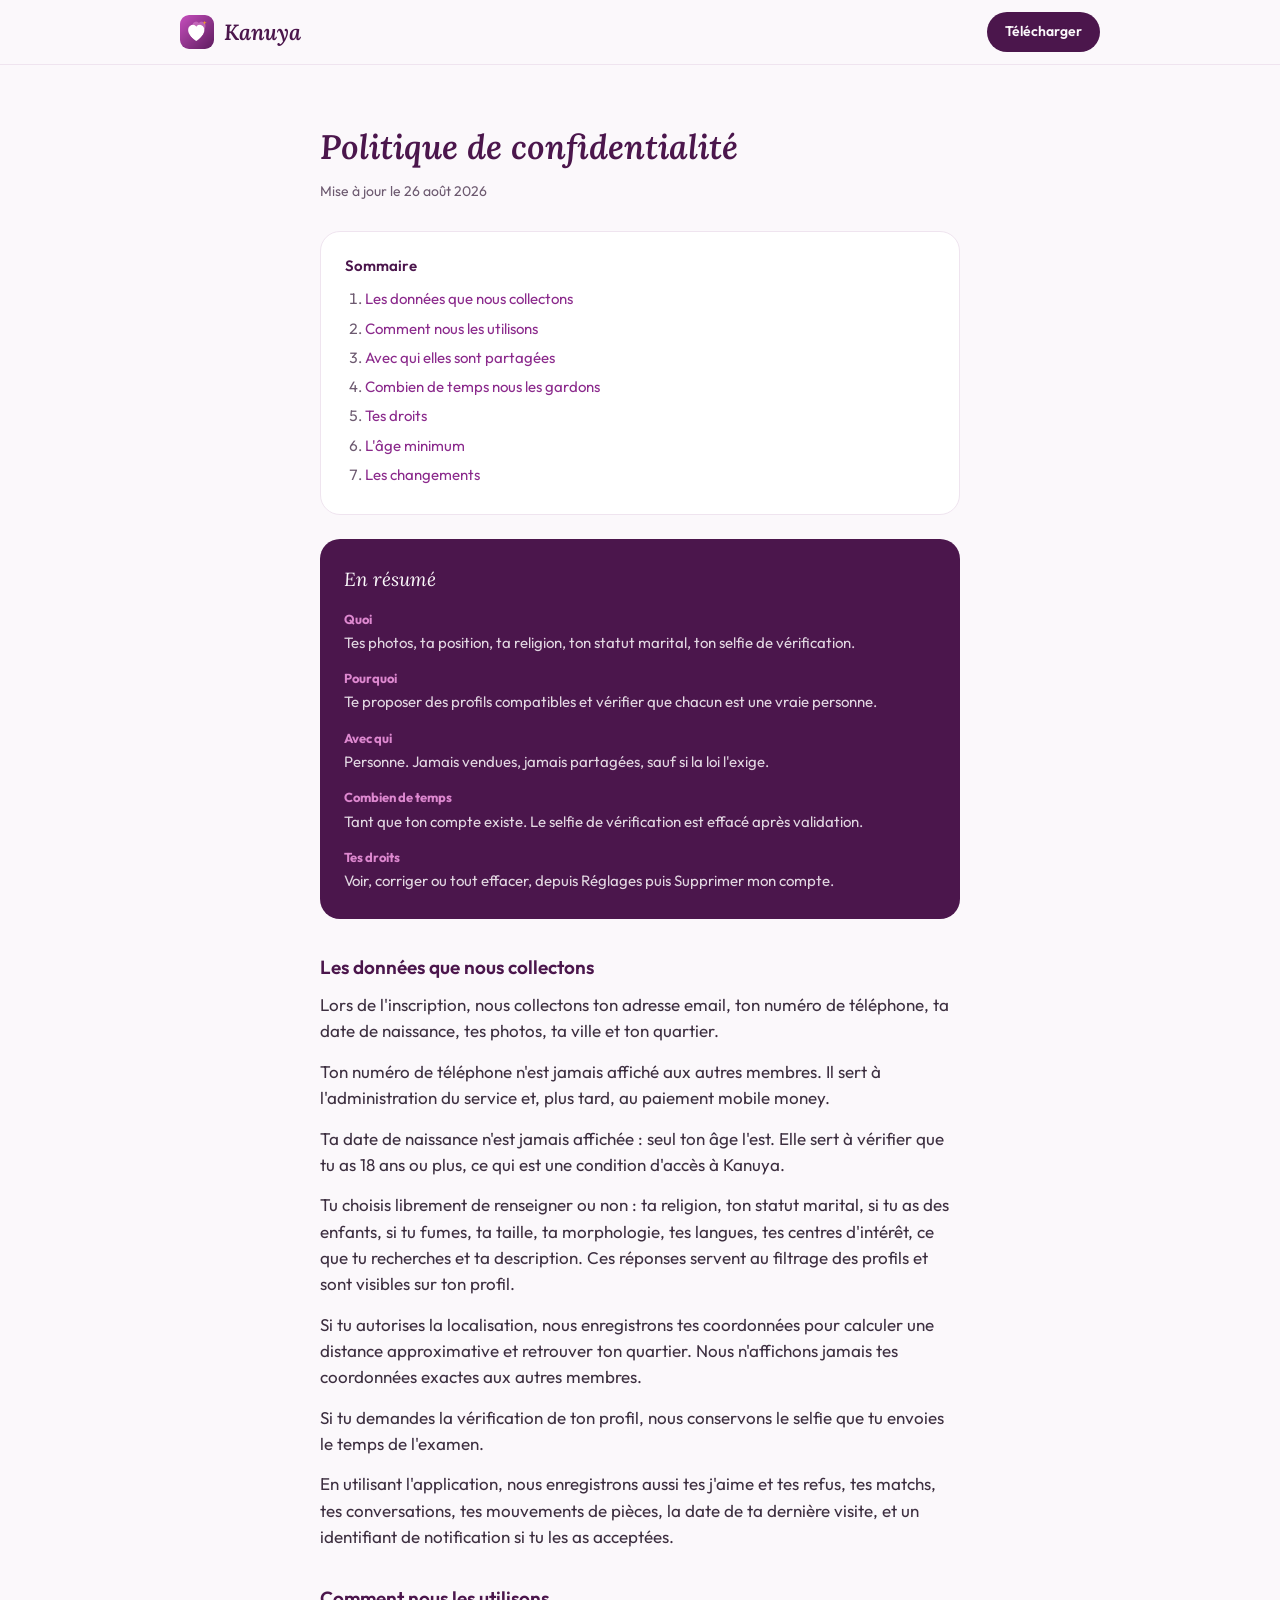
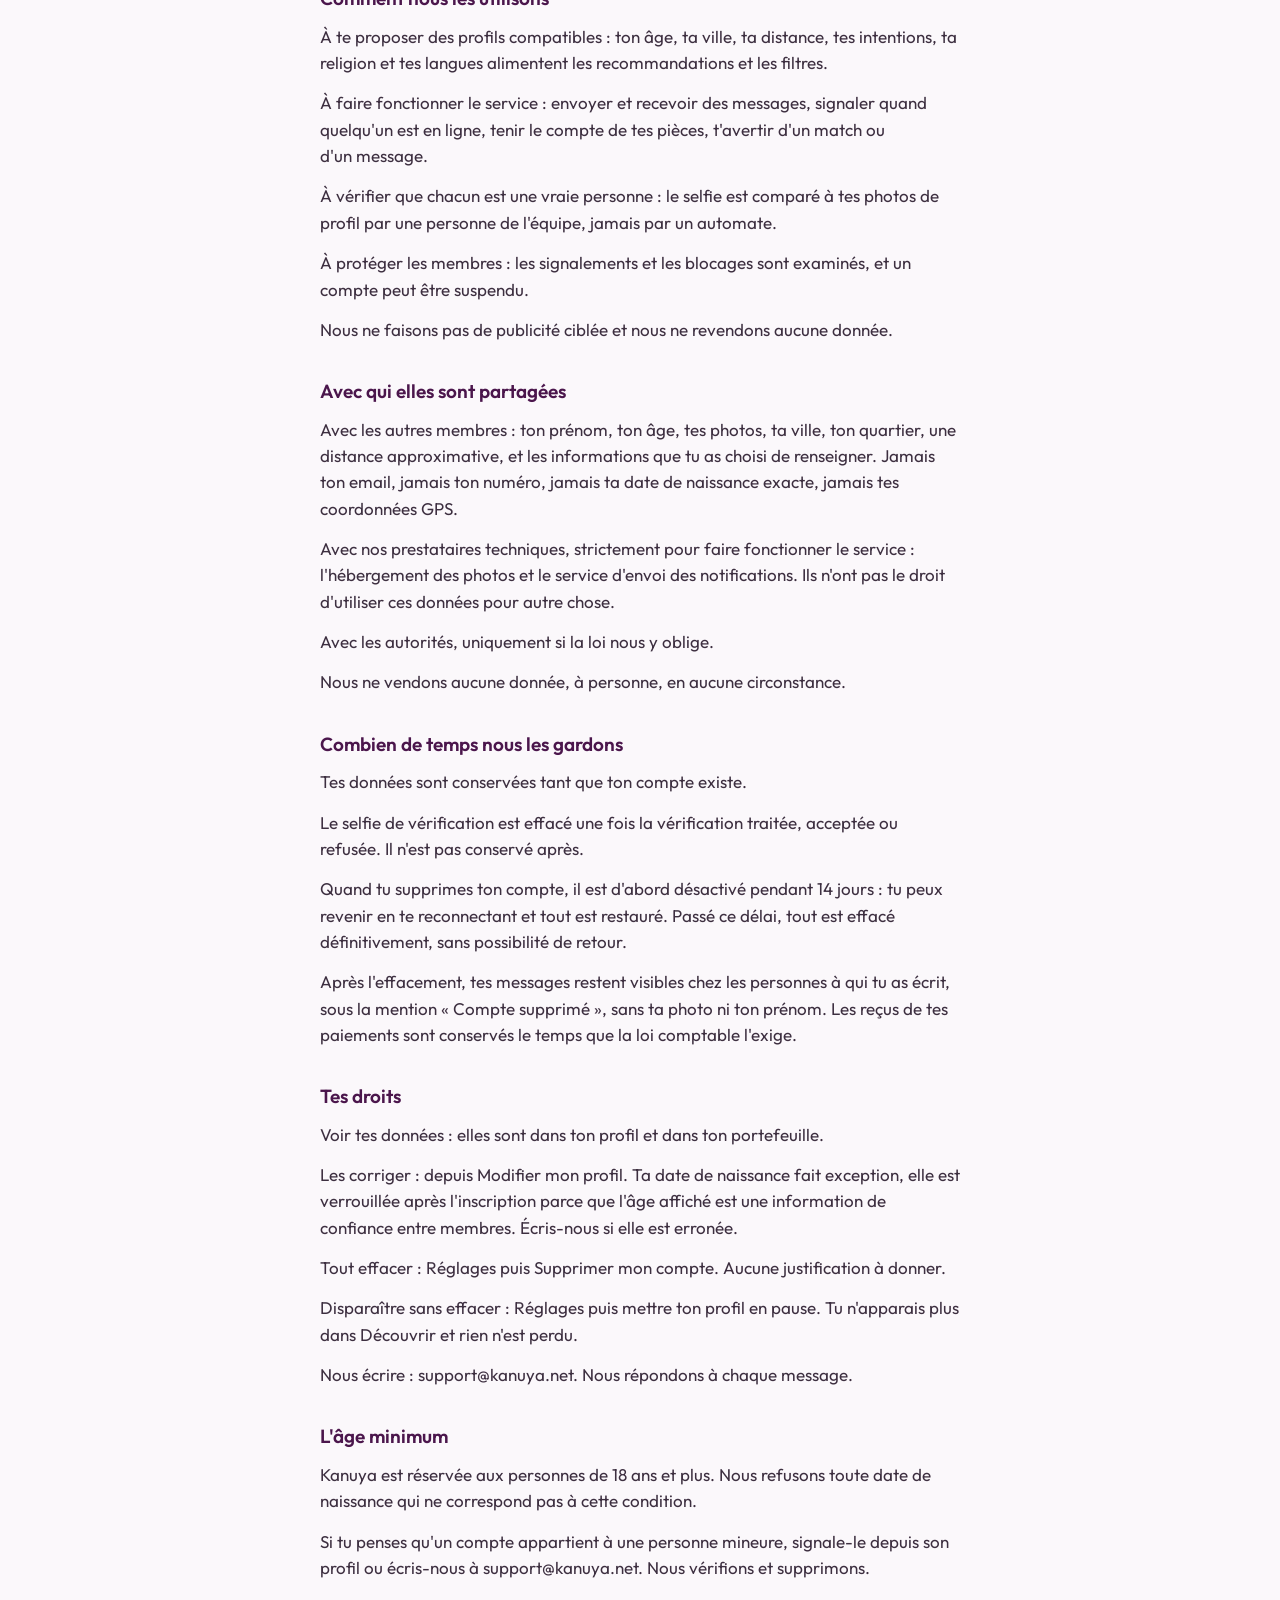
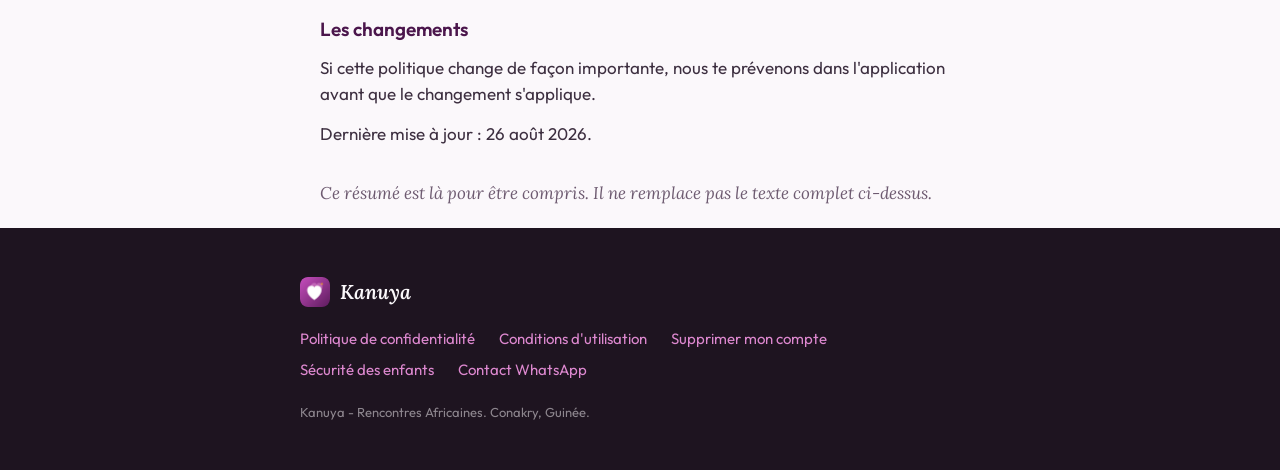
<file: confidentialite.html>
<!doctype html>
<html lang="fr">
<head>
<meta charset="utf-8">
<meta name="viewport" content="width=device-width, initial-scale=1">
<title>Politique de confidentialité · Kanuya</title>
<meta name="description" content="Ce que Kanuya collecte, pourquoi, et ce que tu peux en faire.">
<link rel="icon" href="assets/favicon.png">
<link rel="canonical" href="https://kanuya.net/confidentialite.html">
<meta property="og:title" content="Politique de confidentialité · Kanuya">
<meta property="og:image" content="https://kanuya.net/assets/og.jpg">
<meta name="color-scheme" content="light">
<meta name="theme-color" content="#4B164C">
<link rel="preconnect" href="https://fonts.googleapis.com">
<link rel="preconnect" href="https://fonts.gstatic.com" crossorigin>
<link href="https://fonts.googleapis.com/css2?family=Outfit:wght@400;500;600;700&family=Lora:ital,wght@0,500;1,500;1,600&display=swap" rel="stylesheet">
<link rel="stylesheet" href="assets/style.css">
</head>
<body data-etat="avant">

<header class="entete">
  <div class="rangee">
    <a class="marque" href="index.html">
      <img src="assets/icon.png" alt="" width="34" height="34">
      <span>Kanuya</span>
    </a>
    <div class="droite"><a class="pilule" href="index.html#telecharger">Télécharger</a></div>
  </div>
</header>

<main class="legal">
  <h1>Politique de confidentialité</h1>
  <p class="maj">Mise à jour le 26 août 2026</p>
  <nav class="sommaire"><p>Sommaire</p><ol>
<li><a href="#s1">Les données que nous collectons</a></li>
<li><a href="#s2">Comment nous les utilisons</a></li>
<li><a href="#s3">Avec qui elles sont partagées</a></li>
<li><a href="#s4">Combien de temps nous les gardons</a></li>
<li><a href="#s5">Tes droits</a></li>
<li><a href="#s6">L&#x27;âge minimum</a></li>
<li><a href="#s7">Les changements</a></li>
</ol></nav>
<section class="resume"><p class="titre">En résumé</p><dl>
<dt>Quoi</dt><dd>Tes photos, ta position, ta religion, ton statut marital, ton selfie de vérification.</dd>
<dt>Pourquoi</dt><dd>Te proposer des profils compatibles et vérifier que chacun est une vraie personne.</dd>
<dt>Avec qui</dt><dd>Personne. Jamais vendues, jamais partagées, sauf si la loi l&#x27;exige.</dd>
<dt>Combien de temps</dt><dd>Tant que ton compte existe. Le selfie de vérification est effacé après validation.</dd>
<dt>Tes droits</dt><dd>Voir, corriger ou tout effacer, depuis Réglages puis Supprimer mon compte.</dd>
</dl></section>
<section id="s1"><h2>Les données que nous collectons</h2>
<p>Lors de l&#x27;inscription, nous collectons ton adresse email, ton numéro de téléphone, ta date de naissance, tes photos, ta ville et ton quartier.</p>
<p>Ton numéro de téléphone n&#x27;est jamais affiché aux autres membres. Il sert à l&#x27;administration du service et, plus tard, au paiement mobile money.</p>
<p>Ta date de naissance n&#x27;est jamais affichée : seul ton âge l&#x27;est. Elle sert à vérifier que tu as 18 ans ou plus, ce qui est une condition d&#x27;accès à Kanuya.</p>
<p>Tu choisis librement de renseigner ou non : ta religion, ton statut marital, si tu as des enfants, si tu fumes, ta taille, ta morphologie, tes langues, tes centres d&#x27;intérêt, ce que tu recherches et ta description. Ces réponses servent au filtrage des profils et sont visibles sur ton profil.</p>
<p>Si tu autorises la localisation, nous enregistrons tes coordonnées pour calculer une distance approximative et retrouver ton quartier. Nous n&#x27;affichons jamais tes coordonnées exactes aux autres membres.</p>
<p>Si tu demandes la vérification de ton profil, nous conservons le selfie que tu envoies le temps de l&#x27;examen.</p>
<p>En utilisant l&#x27;application, nous enregistrons aussi tes j&#x27;aime et tes refus, tes matchs, tes conversations, tes mouvements de pièces, la date de ta dernière visite, et un identifiant de notification si tu les as acceptées.</p>
</section>
<section id="s2"><h2>Comment nous les utilisons</h2>
<p>À te proposer des profils compatibles : ton âge, ta ville, ta distance, tes intentions, ta religion et tes langues alimentent les recommandations et les filtres.</p>
<p>À faire fonctionner le service : envoyer et recevoir des messages, signaler quand quelqu&#x27;un est en ligne, tenir le compte de tes pièces, t&#x27;avertir d&#x27;un match ou d&#x27;un message.</p>
<p>À vérifier que chacun est une vraie personne : le selfie est comparé à tes photos de profil par une personne de l&#x27;équipe, jamais par un automate.</p>
<p>À protéger les membres : les signalements et les blocages sont examinés, et un compte peut être suspendu.</p>
<p>Nous ne faisons pas de publicité ciblée et nous ne revendons aucune donnée.</p>
</section>
<section id="s3"><h2>Avec qui elles sont partagées</h2>
<p>Avec les autres membres : ton prénom, ton âge, tes photos, ta ville, ton quartier, une distance approximative, et les informations que tu as choisi de renseigner. Jamais ton email, jamais ton numéro, jamais ta date de naissance exacte, jamais tes coordonnées GPS.</p>
<p>Avec nos prestataires techniques, strictement pour faire fonctionner le service : l&#x27;hébergement des photos et le service d&#x27;envoi des notifications. Ils n&#x27;ont pas le droit d&#x27;utiliser ces données pour autre chose.</p>
<p>Avec les autorités, uniquement si la loi nous y oblige.</p>
<p>Nous ne vendons aucune donnée, à personne, en aucune circonstance.</p>
</section>
<section id="s4"><h2>Combien de temps nous les gardons</h2>
<p>Tes données sont conservées tant que ton compte existe.</p>
<p>Le selfie de vérification est effacé une fois la vérification traitée, acceptée ou refusée. Il n&#x27;est pas conservé après.</p>
<p>Quand tu supprimes ton compte, il est d&#x27;abord désactivé pendant 14 jours : tu peux revenir en te reconnectant et tout est restauré. Passé ce délai, tout est effacé définitivement, sans possibilité de retour.</p>
<p>Après l&#x27;effacement, tes messages restent visibles chez les personnes à qui tu as écrit, sous la mention « Compte supprimé », sans ta photo ni ton prénom. Les reçus de tes paiements sont conservés le temps que la loi comptable l&#x27;exige.</p>
</section>
<section id="s5"><h2>Tes droits</h2>
<p>Voir tes données : elles sont dans ton profil et dans ton portefeuille.</p>
<p>Les corriger : depuis Modifier mon profil. Ta date de naissance fait exception, elle est verrouillée après l&#x27;inscription parce que l&#x27;âge affiché est une information de confiance entre membres. Écris-nous si elle est erronée.</p>
<p>Tout effacer : Réglages puis Supprimer mon compte. Aucune justification à donner.</p>
<p>Disparaître sans effacer : Réglages puis mettre ton profil en pause. Tu n&#x27;apparais plus dans Découvrir et rien n&#x27;est perdu.</p>
<p>Nous écrire : support@kanuya.net. Nous répondons à chaque message.</p>
</section>
<section id="s6"><h2>L&#x27;âge minimum</h2>
<p>Kanuya est réservée aux personnes de 18 ans et plus. Nous refusons toute date de naissance qui ne correspond pas à cette condition.</p>
<p>Si tu penses qu&#x27;un compte appartient à une personne mineure, signale-le depuis son profil ou écris-nous à support@kanuya.net. Nous vérifions et supprimons.</p>
</section>
<section id="s7"><h2>Les changements</h2>
<p>Si cette politique change de façon importante, nous te prévenons dans l&#x27;application avant que le changement s&#x27;applique.</p>
<p>Dernière mise à jour : 26 août 2026.</p>
</section>
<p class="final">Ce résumé est là pour être compris. Il ne remplace pas le texte complet ci-dessus.</p>
</main>

<footer class="pied">
  <div class="etroit">
    <div class="marque-pied">
      <img src="assets/icon.png" alt="" width="30" height="30">
      <span>Kanuya</span>
    </div>
    <nav>
      <a href="confidentialite.html">Politique de confidentialité</a>
      <a href="conditions.html">Conditions d'utilisation</a>
      <a href="suppression.html">Supprimer mon compte</a>
      <a href="securite-enfants.html">Sécurité des enfants</a>
      <a href="https://wa.me/224622814991">Contact WhatsApp</a>
    </nav>
    <p>Kanuya - Rencontres Africaines. Conakry, Guinée.</p>
  </div>
</footer>

</body>
</html>
</file>
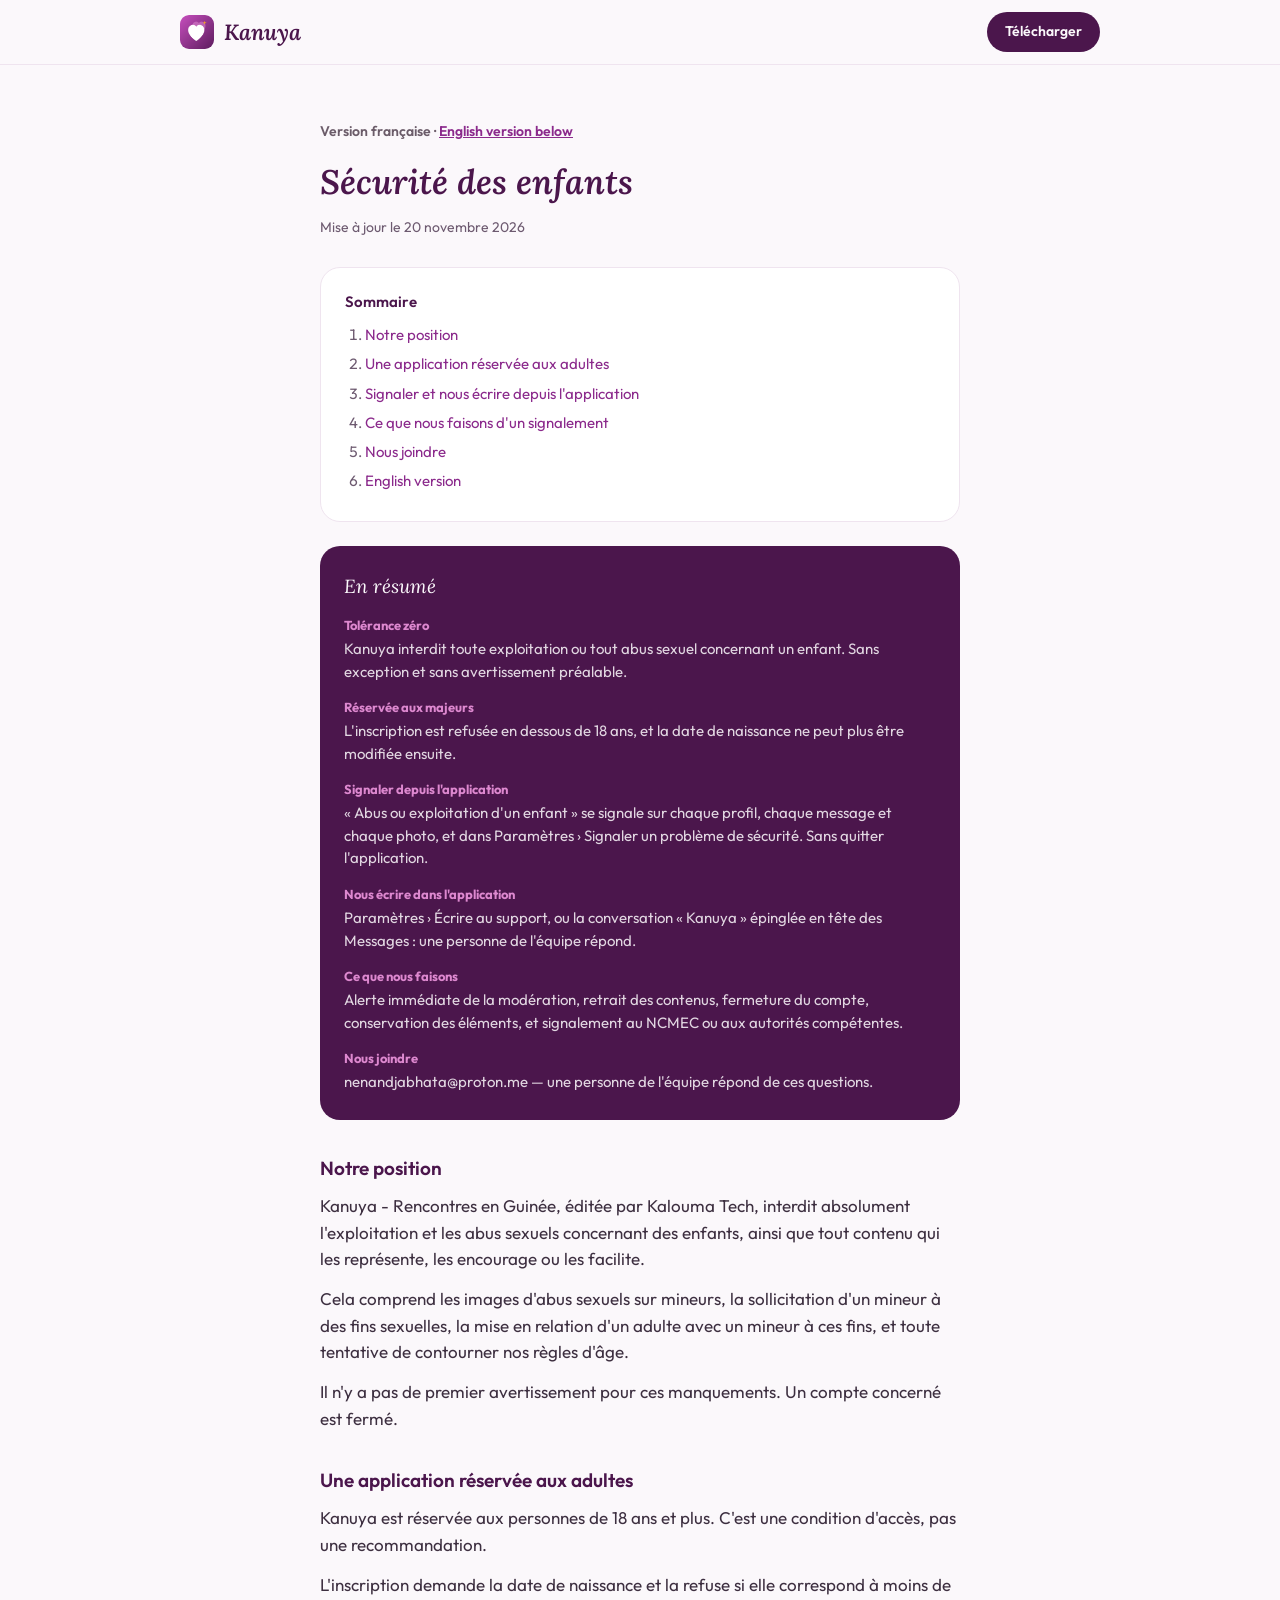
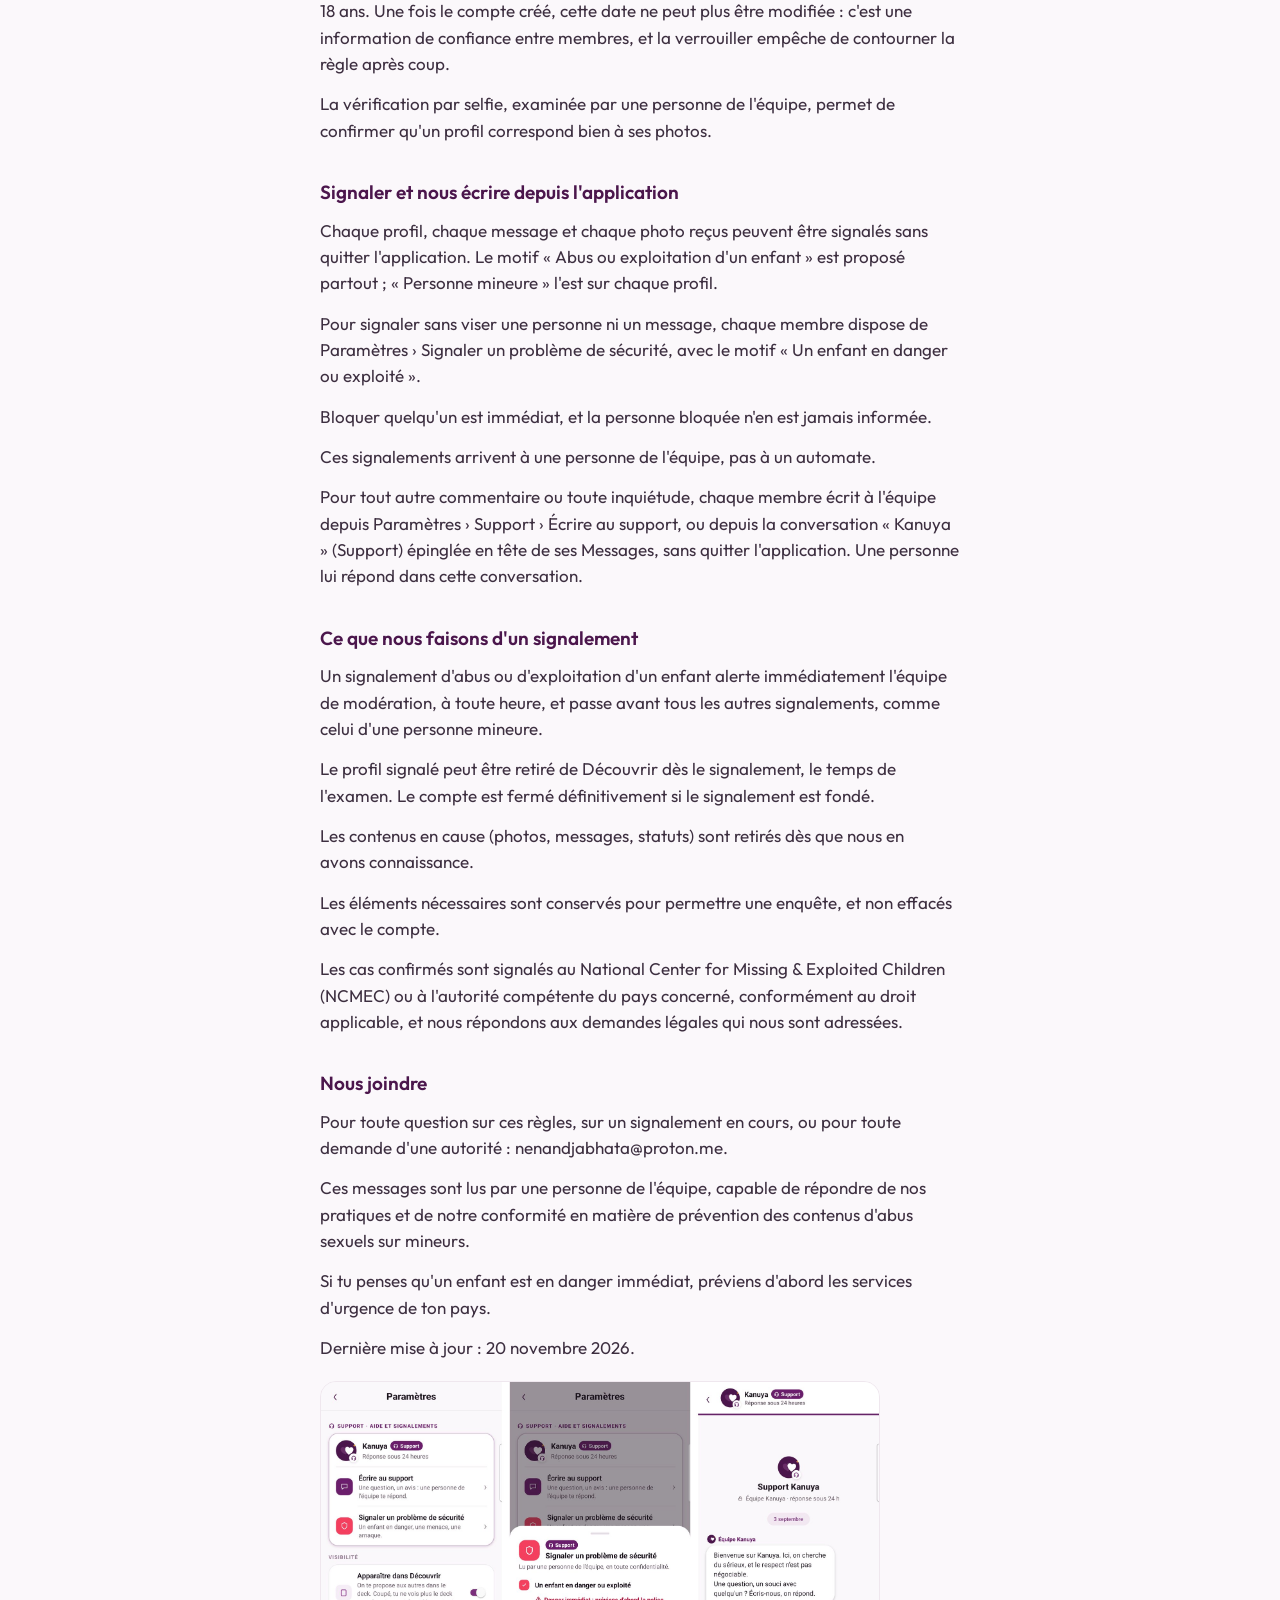
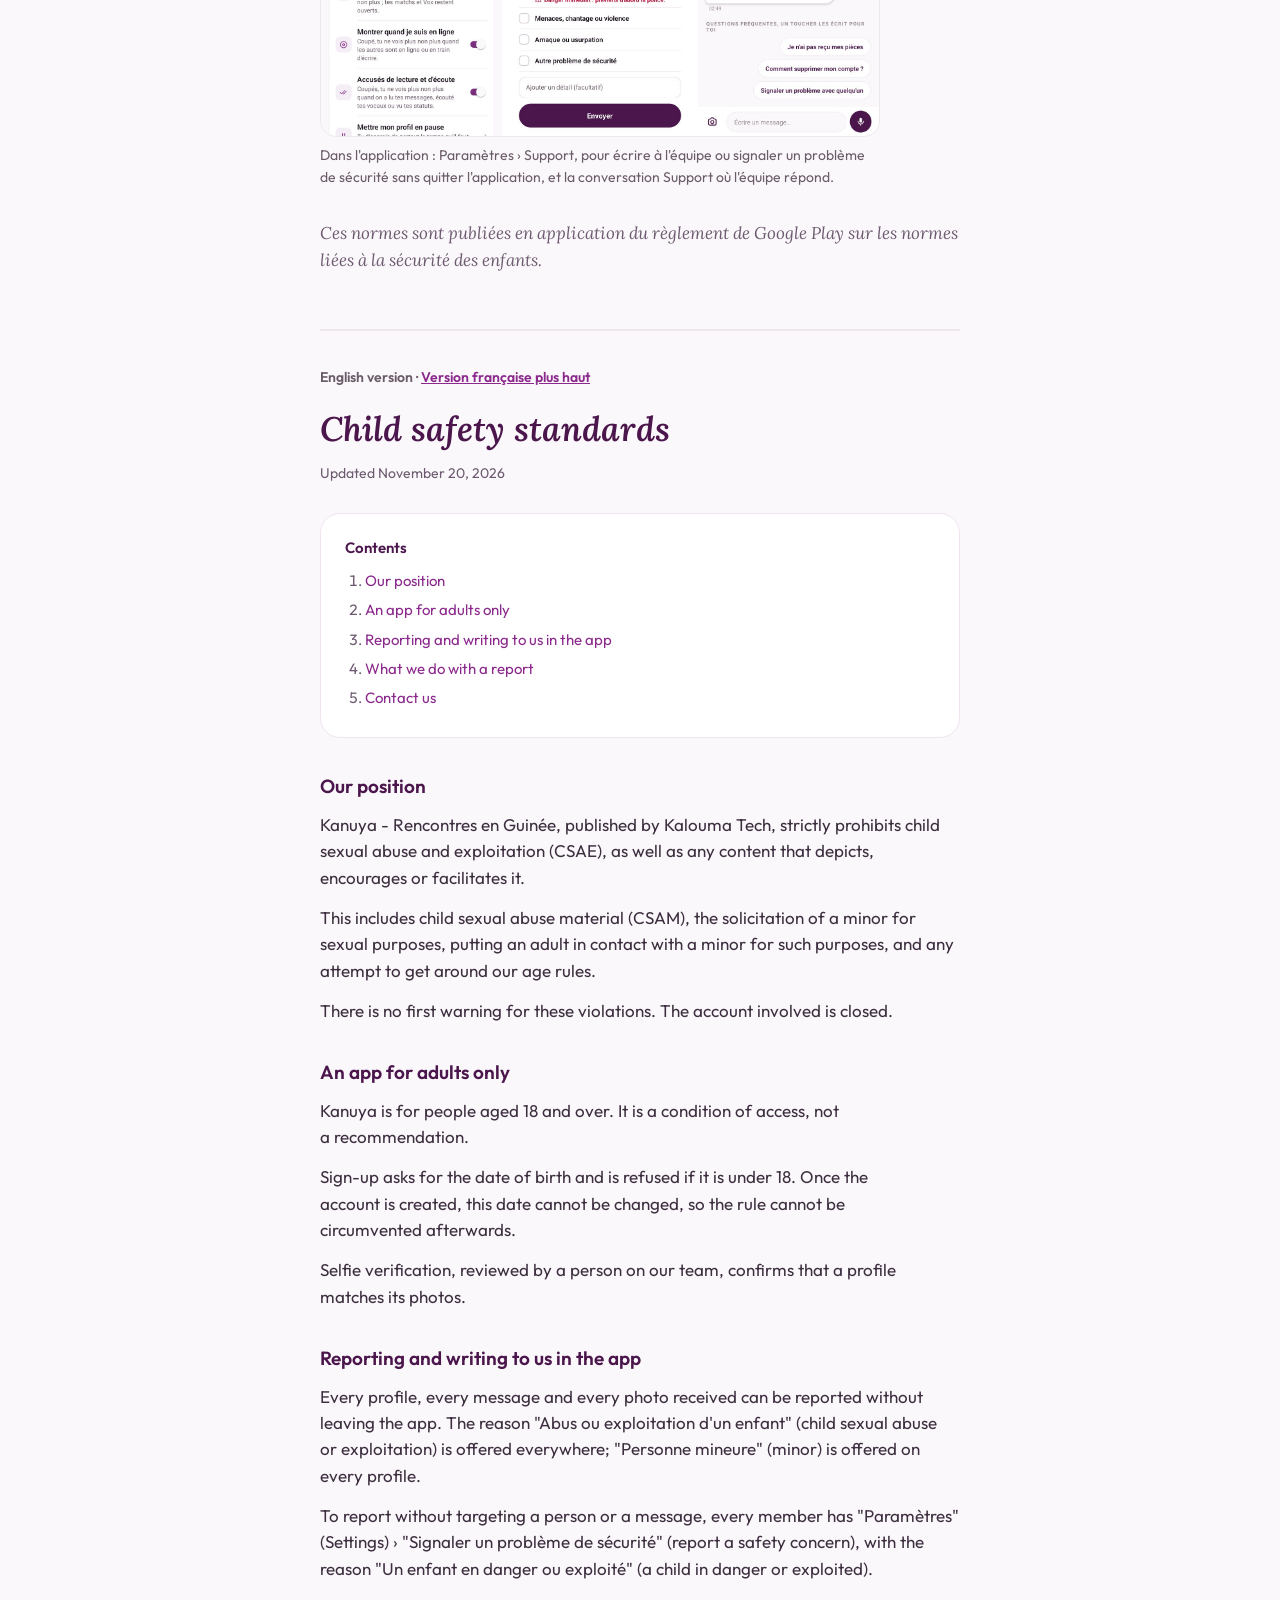
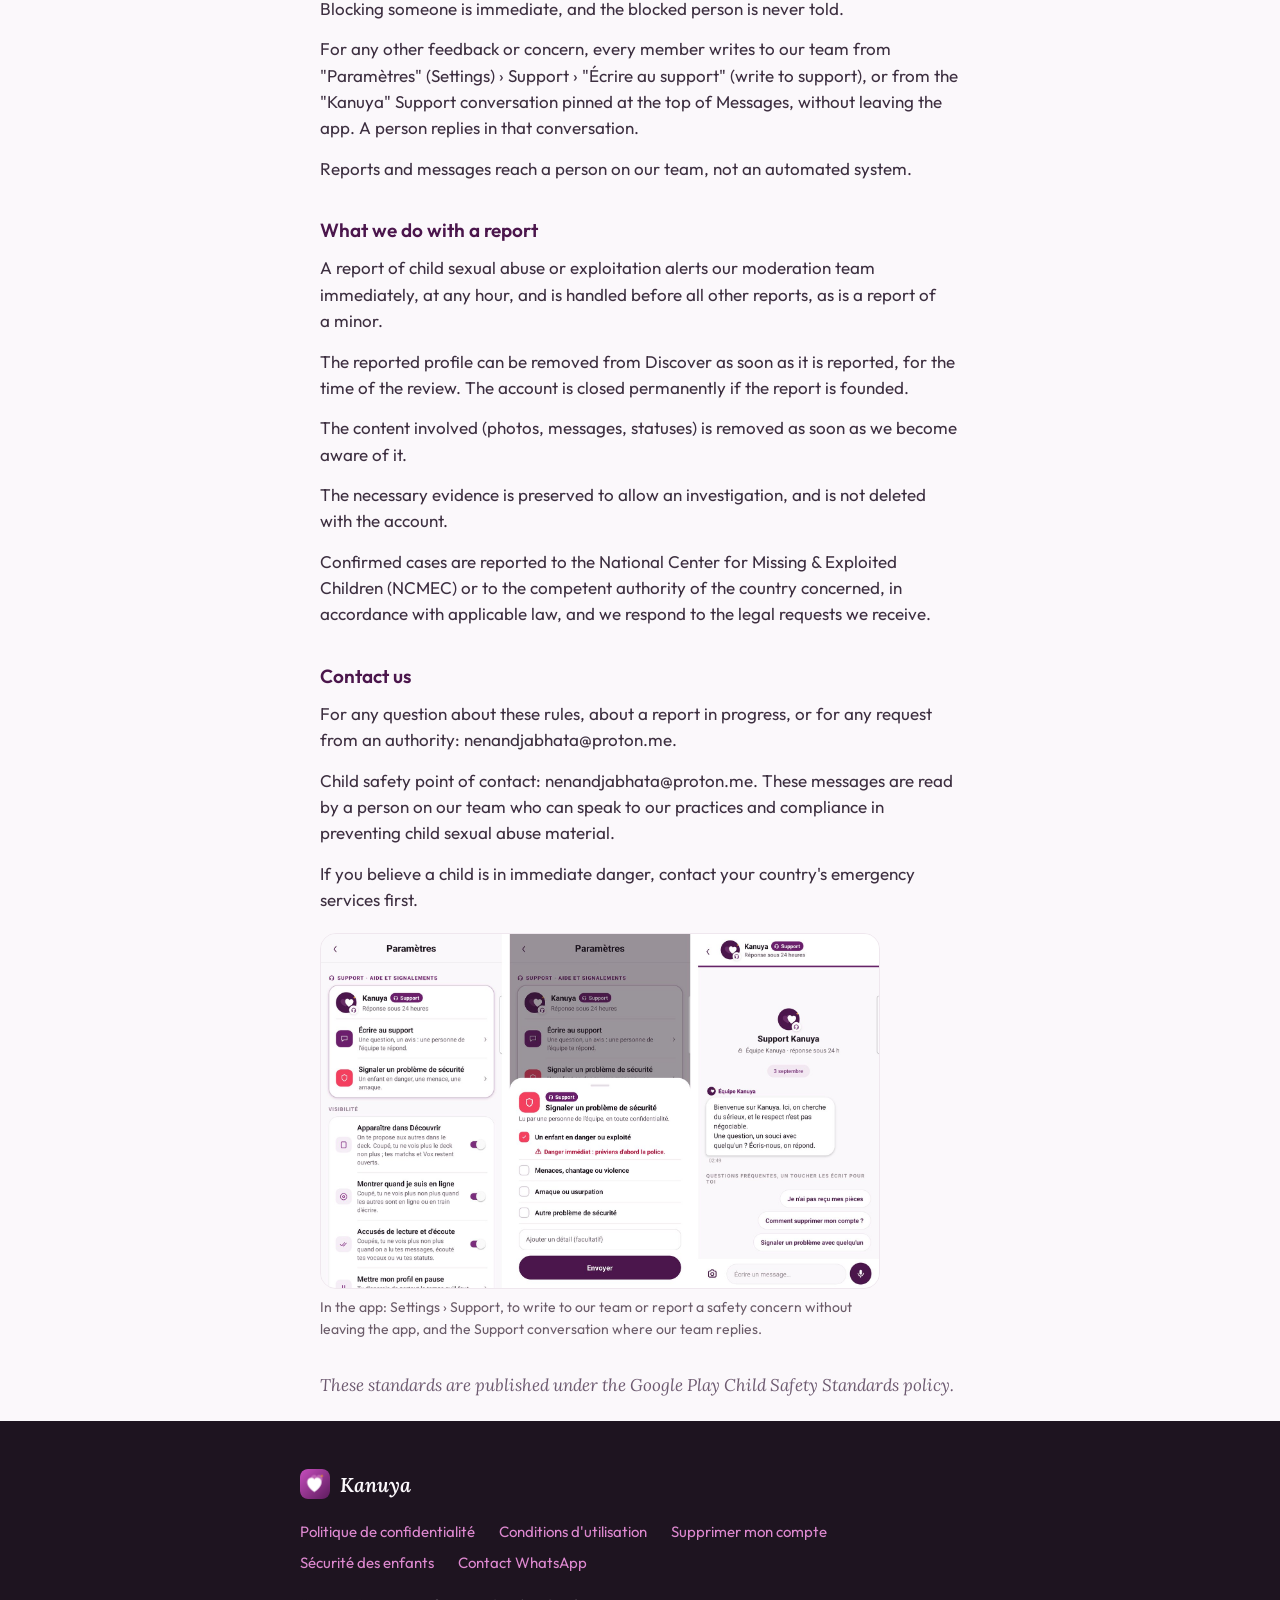
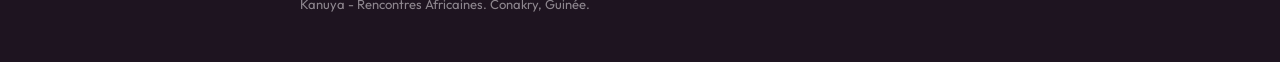
<file: securite-enfants.html>
<!doctype html>
<html lang="fr">
<head>
<meta charset="utf-8">
<meta name="viewport" content="width=device-width, initial-scale=1">
<title>Sécurité des enfants · Kanuya</title>
<meta name="description" content="Les normes de Kanuya contre l&#x27;exploitation et les abus sexuels concernant des enfants.">
<link rel="icon" href="assets/favicon.png">
<link rel="canonical" href="https://kanuya.net/securite-enfants.html">
<meta property="og:title" content="Sécurité des enfants · Kanuya">
<meta property="og:image" content="https://kanuya.net/assets/og.jpg">
<meta name="color-scheme" content="light">
<meta name="theme-color" content="#4B164C">
<link rel="preconnect" href="https://fonts.googleapis.com">
<link rel="preconnect" href="https://fonts.gstatic.com" crossorigin>
<link href="https://fonts.googleapis.com/css2?family=Outfit:wght@400;500;600;700&family=Lora:ital,wght@0,500;1,500;1,600&display=swap" rel="stylesheet">
<link rel="stylesheet" href="assets/style.css">
</head>
<body data-etat="avant">

<header class="entete">
  <div class="rangee">
    <a class="marque" href="index.html">
      <img src="assets/icon.png" alt="" width="34" height="34">
      <span>Kanuya</span>
    </a>
    <div class="droite"><a class="pilule" href="index.html#telecharger">Télécharger</a></div>
  </div>
</header>

<main class="legal">
  <p id="francais" style="margin:0 0 14px;font-size:14px;font-weight:600;color:#6B5C69">Version française · <a href="#english" lang="en" style="color:#8B2A8C">English version below</a></p>
  <h1>Sécurité des enfants</h1>
  <p class="maj">Mise à jour le 20 novembre 2026</p>
  <nav class="sommaire"><p>Sommaire</p><ol>
<li><a href="#s1">Notre position</a></li>
<li><a href="#s2">Une application réservée aux adultes</a></li>
<li><a href="#s3">Signaler et nous écrire depuis l&#x27;application</a></li>
<li><a href="#s4">Ce que nous faisons d&#x27;un signalement</a></li>
<li><a href="#s5">Nous joindre</a></li>
<li><a href="#english" lang="en">English version</a></li>
</ol></nav>
<section class="resume"><p class="titre">En résumé</p><dl>
<dt>Tolérance zéro</dt><dd>Kanuya interdit toute exploitation ou tout abus sexuel concernant un enfant. Sans exception et sans avertissement préalable.</dd>
<dt>Réservée aux majeurs</dt><dd>L&#x27;inscription est refusée en dessous de 18 ans, et la date de naissance ne peut plus être modifiée ensuite.</dd>
<dt>Signaler depuis l&#x27;application</dt><dd>« Abus ou exploitation d&#x27;un enfant » se signale sur chaque profil, chaque message et chaque photo, et dans Paramètres › Signaler un problème de sécurité. Sans quitter l&#x27;application.</dd>
<dt>Nous écrire dans l&#x27;application</dt><dd>Paramètres › Écrire au support, ou la conversation « Kanuya » épinglée en tête des Messages : une personne de l&#x27;équipe répond.</dd>
<dt>Ce que nous faisons</dt><dd>Alerte immédiate de la modération, retrait des contenus, fermeture du compte, conservation des éléments, et signalement au NCMEC ou aux autorités compétentes.</dd>
<dt>Nous joindre</dt><dd>nenandjabhata@proton.me — une personne de l&#x27;équipe répond de ces questions.</dd>
</dl></section>
<section id="s1"><h2>Notre position</h2>
<p>Kanuya - Rencontres en Guinée, éditée par Kalouma Tech, interdit absolument l&#x27;exploitation et les abus sexuels concernant des enfants, ainsi que tout contenu qui les représente, les encourage ou les facilite.</p>
<p>Cela comprend les images d&#x27;abus sexuels sur mineurs, la sollicitation d&#x27;un mineur à des fins sexuelles, la mise en relation d&#x27;un adulte avec un mineur à ces fins, et toute tentative de contourner nos règles d&#x27;âge.</p>
<p>Il n&#x27;y a pas de premier avertissement pour ces manquements. Un compte concerné est fermé.</p>
</section>
<section id="s2"><h2>Une application réservée aux adultes</h2>
<p>Kanuya est réservée aux personnes de 18 ans et plus. C&#x27;est une condition d&#x27;accès, pas une recommandation.</p>
<p>L&#x27;inscription demande la date de naissance et la refuse si elle correspond à moins de 18 ans. Une fois le compte créé, cette date ne peut plus être modifiée : c&#x27;est une information de confiance entre membres, et la verrouiller empêche de contourner la règle après coup.</p>
<p>La vérification par selfie, examinée par une personne de l&#x27;équipe, permet de confirmer qu&#x27;un profil correspond bien à ses photos.</p>
</section>
<section id="s3"><h2>Signaler et nous écrire depuis l&#x27;application</h2>
<p>Chaque profil, chaque message et chaque photo reçus peuvent être signalés sans quitter l&#x27;application. Le motif « Abus ou exploitation d&#x27;un enfant » est proposé partout ; « Personne mineure » l&#x27;est sur chaque profil.</p>
<p>Pour signaler sans viser une personne ni un message, chaque membre dispose de Paramètres › Signaler un problème de sécurité, avec le motif « Un enfant en danger ou exploité ».</p>
<p>Bloquer quelqu&#x27;un est immédiat, et la personne bloquée n&#x27;en est jamais informée.</p>
<p>Ces signalements arrivent à une personne de l&#x27;équipe, pas à un automate.</p>
<p>Pour tout autre commentaire ou toute inquiétude, chaque membre écrit à l&#x27;équipe depuis Paramètres › Support › Écrire au support, ou depuis la conversation « Kanuya » (Support) épinglée en tête de ses Messages, sans quitter l&#x27;application. Une personne lui répond dans cette conversation.</p>
</section>
<section id="s4"><h2>Ce que nous faisons d&#x27;un signalement</h2>
<p>Un signalement d&#x27;abus ou d&#x27;exploitation d&#x27;un enfant alerte immédiatement l&#x27;équipe de modération, à toute heure, et passe avant tous les autres signalements, comme celui d&#x27;une personne mineure.</p>
<p>Le profil signalé peut être retiré de Découvrir dès le signalement, le temps de l&#x27;examen. Le compte est fermé définitivement si le signalement est fondé.</p>
<p>Les contenus en cause (photos, messages, statuts) sont retirés dès que nous en avons connaissance.</p>
<p>Les éléments nécessaires sont conservés pour permettre une enquête, et non effacés avec le compte.</p>
<p>Les cas confirmés sont signalés au National Center for Missing &amp; Exploited Children (NCMEC) ou à l&#x27;autorité compétente du pays concerné, conformément au droit applicable, et nous répondons aux demandes légales qui nous sont adressées.</p>
</section>
<section id="s5"><h2>Nous joindre</h2>
<p>Pour toute question sur ces règles, sur un signalement en cours, ou pour toute demande d&#x27;une autorité : nenandjabhata@proton.me.</p>
<p>Ces messages sont lus par une personne de l&#x27;équipe, capable de répondre de nos pratiques et de notre conformité en matière de prévention des contenus d&#x27;abus sexuels sur mineurs.</p>
<p>Si tu penses qu&#x27;un enfant est en danger immédiat, préviens d&#x27;abord les services d&#x27;urgence de ton pays.</p>
<p>Dernière mise à jour : 20 novembre 2026.</p>
<figure style="margin:20px 0 4px;max-width:560px">
<img src="assets/support-kanuya.jpg" alt="Application Kanuya : le bloc Support en tête des Paramètres, la feuille « Signaler un problème de sécurité » avec le motif « Un enfant en danger ou exploité », et la conversation Support avec l&#x27;équipe" width="1737" height="1100" loading="lazy" style="width:100%;height:auto;border-radius:16px;border:1px solid #EFE7EE">
<figcaption style="font-size:14px;color:#6B5C69;margin-top:8px">Dans l&#x27;application : Paramètres › Support, pour écrire à l&#x27;équipe ou signaler un problème de sécurité sans quitter l&#x27;application, et la conversation Support où l&#x27;équipe répond.</figcaption>
</figure>
</section>
<p class="final">Ces normes sont publiées en application du règlement de Google Play sur les normes liées à la sécurité des enfants.</p>
<div id="english" lang="en" style="margin-top:56px;padding-top:36px;border-top:2px solid #EFE7EE">
  <p style="margin:0 0 14px;font-size:14px;font-weight:600;color:#6B5C69">English version · <a href="#francais" lang="fr" style="color:#8B2A8C">Version française plus haut</a></p>
  <h1>Child safety standards</h1>
  <p class="maj">Updated November 20, 2026</p>
  <nav class="sommaire"><p>Contents</p><ol>
<li><a href="#en1">Our position</a></li>
<li><a href="#en2">An app for adults only</a></li>
<li><a href="#en3">Reporting and writing to us in the app</a></li>
<li><a href="#en4">What we do with a report</a></li>
<li><a href="#en5">Contact us</a></li>
</ol></nav>
<section id="en1"><h2>Our position</h2>
<p>Kanuya - Rencontres en Guinée, published by Kalouma Tech, strictly prohibits child sexual abuse and exploitation (CSAE), as well as any content that depicts, encourages or facilitates it.</p>
<p>This includes child sexual abuse material (CSAM), the solicitation of a minor for sexual purposes, putting an adult in contact with a minor for such purposes, and any attempt to get around our age rules.</p>
<p>There is no first warning for these violations. The account involved is closed.</p>
</section>
<section id="en2"><h2>An app for adults only</h2>
<p>Kanuya is for people aged 18 and over. It is a condition of access, not a recommendation.</p>
<p>Sign-up asks for the date of birth and is refused if it is under 18. Once the account is created, this date cannot be changed, so the rule cannot be circumvented afterwards.</p>
<p>Selfie verification, reviewed by a person on our team, confirms that a profile matches its photos.</p>
</section>
<section id="en3"><h2>Reporting and writing to us in the app</h2>
<p>Every profile, every message and every photo received can be reported without leaving the app. The reason &quot;Abus ou exploitation d&#x27;un enfant&quot; (child sexual abuse or exploitation) is offered everywhere; &quot;Personne mineure&quot; (minor) is offered on every profile.</p>
<p>To report without targeting a person or a message, every member has &quot;Paramètres&quot; (Settings) › &quot;Signaler un problème de sécurité&quot; (report a safety concern), with the reason &quot;Un enfant en danger ou exploité&quot; (a child in danger or exploited).</p>
<p>Blocking someone is immediate, and the blocked person is never told.</p>
<p>For any other feedback or concern, every member writes to our team from &quot;Paramètres&quot; (Settings) › Support › &quot;Écrire au support&quot; (write to support), or from the &quot;Kanuya&quot; Support conversation pinned at the top of Messages, without leaving the app. A person replies in that conversation.</p>
<p>Reports and messages reach a person on our team, not an automated system.</p>
</section>
<section id="en4"><h2>What we do with a report</h2>
<p>A report of child sexual abuse or exploitation alerts our moderation team immediately, at any hour, and is handled before all other reports, as is a report of a minor.</p>
<p>The reported profile can be removed from Discover as soon as it is reported, for the time of the review. The account is closed permanently if the report is founded.</p>
<p>The content involved (photos, messages, statuses) is removed as soon as we become aware of it.</p>
<p>The necessary evidence is preserved to allow an investigation, and is not deleted with the account.</p>
<p>Confirmed cases are reported to the National Center for Missing &amp; Exploited Children (NCMEC) or to the competent authority of the country concerned, in accordance with applicable law, and we respond to the legal requests we receive.</p>
</section>
<section id="en5"><h2>Contact us</h2>
<p>For any question about these rules, about a report in progress, or for any request from an authority: nenandjabhata@proton.me.</p>
<p>Child safety point of contact: nenandjabhata@proton.me. These messages are read by a person on our team who can speak to our practices and compliance in preventing child sexual abuse material.</p>
<p>If you believe a child is in immediate danger, contact your country&#x27;s emergency services first.</p>
<figure style="margin:20px 0 4px;max-width:560px">
<img src="assets/support-kanuya.jpg" alt="Kanuya app: the Support block at the top of Settings, the &quot;report a safety concern&quot; form with the reason &quot;a child in danger or exploited&quot;, and the Support conversation with our team" width="1737" height="1100" loading="lazy" style="width:100%;height:auto;border-radius:16px;border:1px solid #EFE7EE">
<figcaption style="font-size:14px;color:#6B5C69;margin-top:8px">In the app: Settings › Support, to write to our team or report a safety concern without leaving the app, and the Support conversation where our team replies.</figcaption>
</figure>
</section>
<p class="final">These standards are published under the Google Play Child Safety Standards policy.</p>
</div>
</main>

<footer class="pied">
  <div class="etroit">
    <div class="marque-pied">
      <img src="assets/icon.png" alt="" width="30" height="30">
      <span>Kanuya</span>
    </div>
    <nav>
      <a href="confidentialite.html">Politique de confidentialité</a>
      <a href="conditions.html">Conditions d'utilisation</a>
      <a href="suppression.html">Supprimer mon compte</a>
      <a href="securite-enfants.html">Sécurité des enfants</a>
      <a href="https://wa.me/224622814991">Contact WhatsApp</a>
    </nav>
    <p>Kanuya - Rencontres Africaines. Conakry, Guinée.</p>
  </div>
</footer>

</body>
</html>
</file>
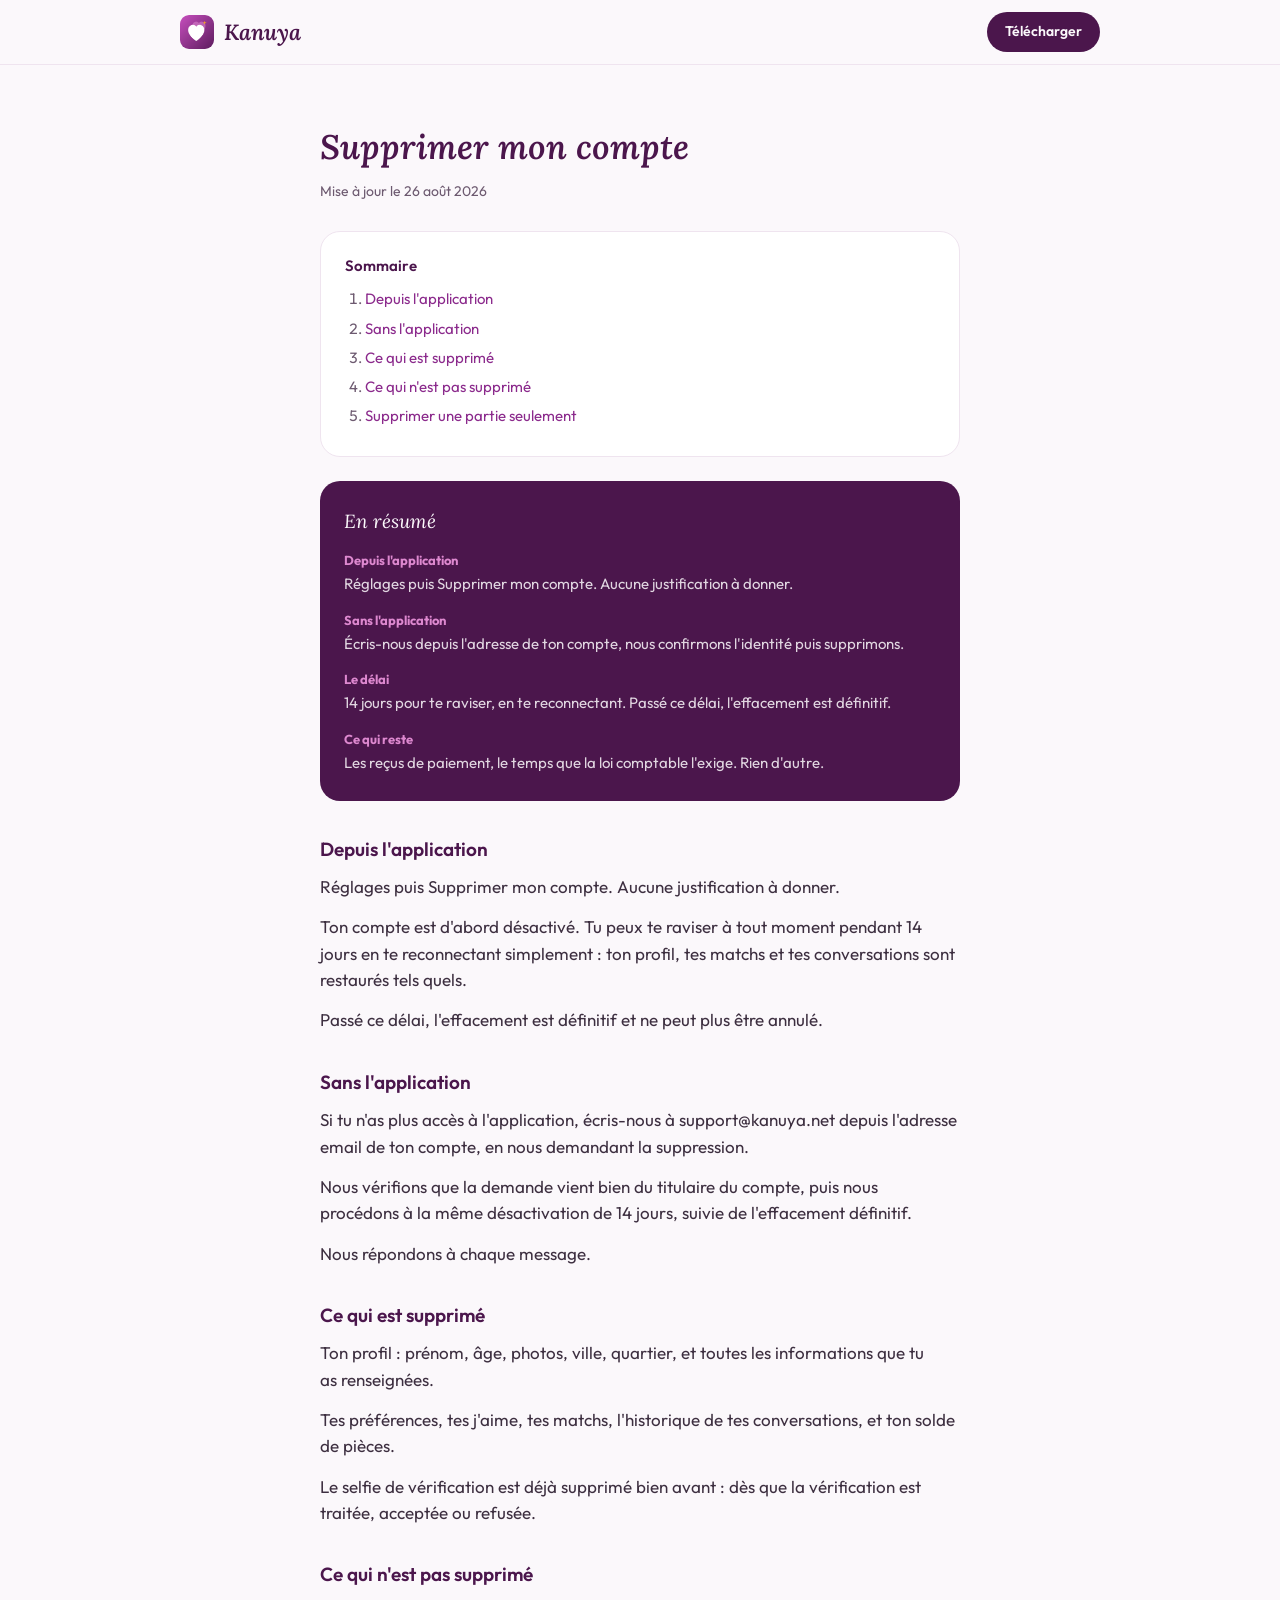
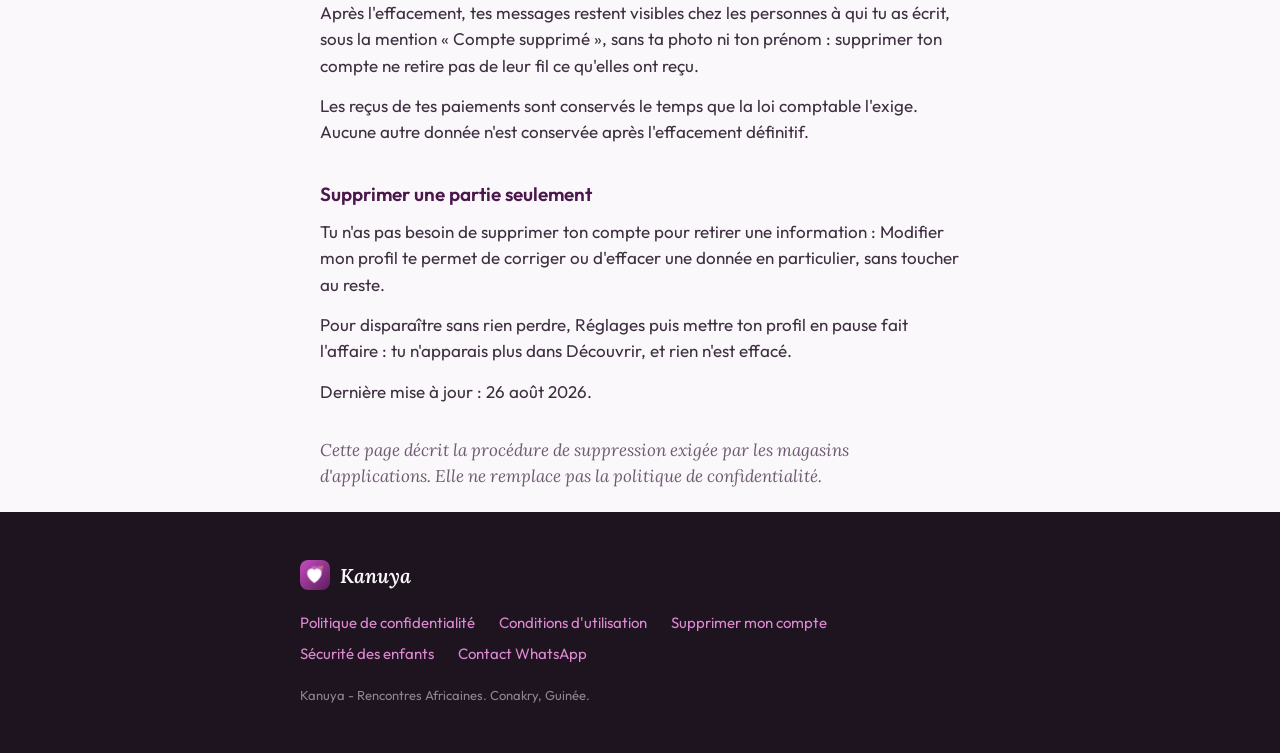
<file: suppression.html>
<!doctype html>
<html lang="fr">
<head>
<meta charset="utf-8">
<meta name="viewport" content="width=device-width, initial-scale=1">
<title>Supprimer mon compte · Kanuya</title>
<meta name="description" content="Comment supprimer ton compte Kanuya et tes données, avec ou sans l&#x27;application.">
<link rel="icon" href="assets/favicon.png">
<link rel="canonical" href="https://kanuya.net/suppression.html">
<meta property="og:title" content="Supprimer mon compte · Kanuya">
<meta property="og:image" content="https://kanuya.net/assets/og.jpg">
<meta name="color-scheme" content="light">
<meta name="theme-color" content="#4B164C">
<link rel="preconnect" href="https://fonts.googleapis.com">
<link rel="preconnect" href="https://fonts.gstatic.com" crossorigin>
<link href="https://fonts.googleapis.com/css2?family=Outfit:wght@400;500;600;700&family=Lora:ital,wght@0,500;1,500;1,600&display=swap" rel="stylesheet">
<link rel="stylesheet" href="assets/style.css">
</head>
<body data-etat="avant">

<header class="entete">
  <div class="rangee">
    <a class="marque" href="index.html">
      <img src="assets/icon.png" alt="" width="34" height="34">
      <span>Kanuya</span>
    </a>
    <div class="droite"><a class="pilule" href="index.html#telecharger">Télécharger</a></div>
  </div>
</header>

<main class="legal">
  <h1>Supprimer mon compte</h1>
  <p class="maj">Mise à jour le 26 août 2026</p>
  <nav class="sommaire"><p>Sommaire</p><ol>
<li><a href="#s1">Depuis l&#x27;application</a></li>
<li><a href="#s2">Sans l&#x27;application</a></li>
<li><a href="#s3">Ce qui est supprimé</a></li>
<li><a href="#s4">Ce qui n&#x27;est pas supprimé</a></li>
<li><a href="#s5">Supprimer une partie seulement</a></li>
</ol></nav>
<section class="resume"><p class="titre">En résumé</p><dl>
<dt>Depuis l&#x27;application</dt><dd>Réglages puis Supprimer mon compte. Aucune justification à donner.</dd>
<dt>Sans l&#x27;application</dt><dd>Écris-nous depuis l&#x27;adresse de ton compte, nous confirmons l&#x27;identité puis supprimons.</dd>
<dt>Le délai</dt><dd>14 jours pour te raviser, en te reconnectant. Passé ce délai, l&#x27;effacement est définitif.</dd>
<dt>Ce qui reste</dt><dd>Les reçus de paiement, le temps que la loi comptable l&#x27;exige. Rien d&#x27;autre.</dd>
</dl></section>
<section id="s1"><h2>Depuis l&#x27;application</h2>
<p>Réglages puis Supprimer mon compte. Aucune justification à donner.</p>
<p>Ton compte est d&#x27;abord désactivé. Tu peux te raviser à tout moment pendant 14 jours en te reconnectant simplement : ton profil, tes matchs et tes conversations sont restaurés tels quels.</p>
<p>Passé ce délai, l&#x27;effacement est définitif et ne peut plus être annulé.</p>
</section>
<section id="s2"><h2>Sans l&#x27;application</h2>
<p>Si tu n&#x27;as plus accès à l&#x27;application, écris-nous à support@kanuya.net depuis l&#x27;adresse email de ton compte, en nous demandant la suppression.</p>
<p>Nous vérifions que la demande vient bien du titulaire du compte, puis nous procédons à la même désactivation de 14 jours, suivie de l&#x27;effacement définitif.</p>
<p>Nous répondons à chaque message.</p>
</section>
<section id="s3"><h2>Ce qui est supprimé</h2>
<p>Ton profil : prénom, âge, photos, ville, quartier, et toutes les informations que tu as renseignées.</p>
<p>Tes préférences, tes j&#x27;aime, tes matchs, l&#x27;historique de tes conversations, et ton solde de pièces.</p>
<p>Le selfie de vérification est déjà supprimé bien avant : dès que la vérification est traitée, acceptée ou refusée.</p>
</section>
<section id="s4"><h2>Ce qui n&#x27;est pas supprimé</h2>
<p>Après l&#x27;effacement, tes messages restent visibles chez les personnes à qui tu as écrit, sous la mention « Compte supprimé », sans ta photo ni ton prénom : supprimer ton compte ne retire pas de leur fil ce qu&#x27;elles ont reçu.</p>
<p>Les reçus de tes paiements sont conservés le temps que la loi comptable l&#x27;exige. Aucune autre donnée n&#x27;est conservée après l&#x27;effacement définitif.</p>
</section>
<section id="s5"><h2>Supprimer une partie seulement</h2>
<p>Tu n&#x27;as pas besoin de supprimer ton compte pour retirer une information : Modifier mon profil te permet de corriger ou d&#x27;effacer une donnée en particulier, sans toucher au reste.</p>
<p>Pour disparaître sans rien perdre, Réglages puis mettre ton profil en pause fait l&#x27;affaire : tu n&#x27;apparais plus dans Découvrir, et rien n&#x27;est effacé.</p>
<p>Dernière mise à jour : 26 août 2026.</p>
</section>
<p class="final">Cette page décrit la procédure de suppression exigée par les magasins d&#x27;applications. Elle ne remplace pas la politique de confidentialité.</p>
</main>

<footer class="pied">
  <div class="etroit">
    <div class="marque-pied">
      <img src="assets/icon.png" alt="" width="30" height="30">
      <span>Kanuya</span>
    </div>
    <nav>
      <a href="confidentialite.html">Politique de confidentialité</a>
      <a href="conditions.html">Conditions d'utilisation</a>
      <a href="suppression.html">Supprimer mon compte</a>
      <a href="securite-enfants.html">Sécurité des enfants</a>
      <a href="https://wa.me/224622814991">Contact WhatsApp</a>
    </nav>
    <p>Kanuya - Rencontres Africaines. Conakry, Guinée.</p>
  </div>
</footer>

</body>
</html>
</file>
<file: assets/style.css>
/* Kanuya — le site vitrine.
 *
 * Cible : un Android modeste, en 3G, arrivé par un lien collé dans WhatsApp.
 * Pas de framework, deux familles de police, une seule image. La page doit
 * s'ouvrir avant qu'on ait le temps de changer d'avis.
 */

:root {
  /* Beaucoup d'Android ont le mode sombre forcé de Chrome activé. Sans cette
     déclaration, le navigateur inverse la page : le dégradé prune vire au noir
     et le bouton clair disparaît. La balise <meta color-scheme> seule ne suffit
     pas sur toutes les versions. */
  color-scheme: light;
  --prune: #4B164C;
  --prune-clair: #8B2A8C;
  --rose: #C74FBE;
  --accent: #DD88CF;
  --or: #F5A623;
  --fond: #FBF8FB;
  --texte: #1E1420;
  --texte-doux: #6d5a70;
  --texte-sombre: #3d2f40;
  --ligne: #EFE4EF;
  --ligne-forte: #E0CCE0;
  --nuit: #1E1420;
}

*, *::before, *::after { box-sizing: border-box; }

body {
  margin: 0;
  background: var(--fond);
  color: var(--texte);
  font-family: Outfit, system-ui, -apple-system, sans-serif;
  font-size: 17px;
  line-height: 1.55;
  -webkit-font-smoothing: antialiased;
}

h1, h2 { text-wrap: balance; }
p { text-wrap: pretty; }
img { display: block; max-width: 100%; }

/* Un seul mot dans le HTML fait basculer les deux états. */
body[data-etat="avant"] .apres,
body[data-etat="apres"] .avant { display: none; }

.etroit { max-width: 680px; margin: 0 auto; }

/* ------------------------------------------------------------- en-tête */

.entete {
  position: sticky; top: 0; z-index: 50;
  background: rgba(251, 248, 251, 0.92);
  -webkit-backdrop-filter: blur(8px);
  backdrop-filter: blur(8px);
  border-bottom: 1px solid var(--ligne);
}
.entete .rangee {
  max-width: 960px; margin: 0 auto; padding: 12px 20px;
  display: flex; align-items: center; justify-content: space-between; gap: 12px;
}
.marque {
  display: flex; align-items: center; gap: 10px;
  text-decoration: none; color: var(--prune);
}
.marque img { border-radius: 9px; }
.marque span { font-family: Lora, Georgia, serif; font-style: italic; font-weight: 600; font-size: 22px; }

.droite { display: flex; align-items: center; gap: 10px; }
.pilule {
  text-decoration: none; background: var(--prune); color: var(--fond);
  font-weight: 600; font-size: 14px; padding: 9px 18px; border-radius: 999px;
}
.pilule:active { opacity: .9; }

.burger {
  background: none; border: 1px solid var(--ligne-forte); border-radius: 12px;
  padding: 10px 12px; cursor: pointer; display: flex; flex-direction: column; gap: 4px;
}
.burger span { display: block; width: 18px; height: 2px; background: var(--prune); border-radius: 2px; }

.entete nav { border-top: 1px solid var(--ligne); background: var(--fond); }
.entete nav {
  max-width: 960px; margin: 0 auto; padding: 8px 20px 16px;
  display: flex; flex-direction: column;
}
.entete nav[hidden] { display: none; }
.entete nav a {
  text-decoration: none; color: var(--texte); font-weight: 500;
  padding: 11px 4px; border-bottom: 1px solid #F2EAF2;
}
.entete nav a:last-child { border-bottom: 0; }

/* ------------------------------------------------------------- accueil */

.accueil {
  background: linear-gradient(150deg, #5E1D5F 0%, #8B2A8C 55%, #C74FBE 100%);
  color: var(--fond);
  padding: clamp(36px, 7vw, 64px) 20px clamp(48px, 9vw, 80px);
}
/* Sur téléphone, l'ordre du DOM est le bon : le titre, puis la capture, puis
   les boutons. On voit ce que c'est avant qu'on nous demande de télécharger.
   Sur écran large, la grille remet le texte et les boutons ensemble à gauche
   et le téléphone à droite, sans toucher au HTML. */
.accueil-grille {
  max-width: 960px; margin: 0 auto;
  display: flex; flex-direction: column; align-items: center; gap: 32px;
}
.accroche { width: 100%; max-width: 480px; }
.pastille {
  display: inline-block; background: rgba(251, 248, 251, .14);
  border: 1px solid rgba(251, 248, 251, .35); border-radius: 999px;
  padding: 6px 16px; font-size: 13px; font-weight: 600; letter-spacing: .04em;
  margin-bottom: 18px;
}
.accueil h1 {
  font-family: Lora, Georgia, serif; font-style: italic; font-weight: 600;
  font-size: clamp(42px, 11vw, 58px); margin: 0 0 14px; line-height: 1;
}
.phrase { font-size: clamp(18px, 4.6vw, 21px); font-weight: 500; margin: 0 0 28px; line-height: 1.45; }

.telecharger { display: flex; flex-direction: column; gap: 12px; width: 100%; max-width: 340px; }
.telecharger > div { display: flex; flex-direction: column; gap: 12px; }

.bouton-clair {
  text-decoration: none; background: var(--fond); color: var(--prune);
  font-weight: 700; font-size: 17px; padding: 15px 24px; border-radius: 999px;
  text-align: center; box-shadow: 0 4px 18px rgba(30, 20, 32, .25);
}
.bouton-clair:active { transform: translateY(1px); }

.bientot { display: flex; gap: 10px; }
/* « Bientôt » n'est pas un lien : rien ne clique dans le vide. */
.store {
  flex: 1; display: flex; align-items: center; justify-content: center; gap: 9px;
  background: rgba(30, 20, 32, .3); border: 1px solid rgba(251, 248, 251, .25);
  border-radius: 12px; padding: 9px 10px;
}
.pile { display: flex; flex-direction: column; line-height: 1.15; }
.store .pile small { font-size: 10px; color: rgba(251, 248, 251, .55); letter-spacing: .03em; }
.store .pile b { font-size: 14px; font-weight: 600; color: rgba(251, 248, 251, .75); }

.badge {
  text-decoration: none; display: flex; align-items: center; gap: 12px;
  background: var(--nuit); border: 1px solid rgba(251, 248, 251, .15);
  border-radius: 14px; padding: 11px 20px;
}
.badge .pile small { font-size: 11px; color: rgba(251, 248, 251, .65); letter-spacing: .04em; }
.badge .pile b { font-size: 19px; font-weight: 700; color: var(--fond); }

/* le téléphone, penché */
.telephone-cadre { flex: 0 0 auto; transform: rotate(-6deg); margin: 4px 10px 8px; }
.telephone {
  width: min(250px, 68vw);
  background: var(--nuit); border-radius: 36px; padding: 10px;
  box-shadow: 24px 32px 60px rgba(30, 20, 32, .4);
}
.ecran {
  display: block; width: 100%; height: auto;
  border-radius: 28px; background: var(--fond);
}

/* -------------------------------------------------------------- corps */

.section { padding: clamp(44px, 8vw, 64px) 20px; }
.section h2, .securite h2, .carte h2, .section-faq h2 {
  font-family: Lora, Georgia, serif; font-style: italic; font-weight: 600;
  font-size: clamp(25px, 6.5vw, 30px); color: var(--prune); margin: 0 0 28px;
}

.liste-numerotee { display: flex; flex-direction: column; gap: 20px; }
.liste-numerotee > div { display: flex; gap: 16px; align-items: baseline; }
.liste-numerotee p { margin: 0; }
.chiffre { font-family: Lora, Georgia, serif; font-style: italic; color: var(--rose); font-size: 22px; flex: 0 0 24px; }
.liste-numerotee strong { color: var(--prune); }
.citation {
  margin: 44px 0 0; text-align: center;
  font-family: Lora, Georgia, serif; font-style: italic; font-size: 19px; color: var(--prune-clair);
}

.securite { background: var(--prune); color: var(--fond); padding: clamp(44px, 8vw, 64px) 20px; }
.securite h2 { color: var(--fond); margin-bottom: 10px; }
.sous-titre { margin: 0 0 36px; color: var(--accent); font-weight: 500; }
.grille-securite { display: grid; grid-template-columns: repeat(auto-fit, minmax(260px, 1fr)); gap: 28px; }
.grille-securite > div { display: flex; flex-direction: column; gap: 10px; }
.grille-securite p { margin: 0; }
.grille-securite p span { color: rgba(251, 248, 251, .8); }

/* la grille déborde du gabarit étroit : à 680 px, quatre captures de
   téléphone tombent à 152 px et le texte de l'app ne se lit plus.
   Le titre, lui, reste aligné sur les autres sections. */
.grille-etapes {
  display: grid; grid-template-columns: repeat(auto-fit, minmax(160px, 1fr)); gap: 24px;
  width: min(1040px, calc(100vw - 40px)); margin-left: 50%; transform: translateX(-50%);
}
.grille-etapes > div { display: flex; flex-direction: column; gap: 12px; }
.capture {
  display: block; width: 100%; height: auto;
  aspect-ratio: 1080 / 2096; object-fit: cover;
  border-radius: 20px; border: 1px solid #E7D8E7; background: #F7EEF7;
}
.grille-etapes p { margin: 0; font-size: 15px; }
.grille-etapes .chiffre { font-size: 19px; flex: none; }
.apres-grille { margin: 28px 0 0; font-size: 15px; color: var(--texte-doux); }

.section-pieces { padding: 0 20px 64px; }
.carte {
  max-width: 680px; margin: 0 auto; background: #fff;
  border: 1px solid var(--ligne); border-radius: 28px; padding: 36px 28px;
}
.carte h2 { margin-bottom: 10px; }
.carte .sous { margin: 0 0 24px; color: var(--texte-doux); }
.puces { display: flex; flex-direction: column; gap: 14px; }
.puces > div { display: flex; gap: 12px; align-items: baseline; }
.puces p { margin: 0; }
.point { width: 10px; height: 10px; border-radius: 50%; background: var(--or); flex: 0 0 10px; transform: translateY(1px); }
.usage { margin: 22px 0 0; }
.appui { margin: 14px 0 0; font-weight: 600; color: var(--prune); }

.section-faq { padding: 0 20px 72px; }
.section-faq h2 { margin-bottom: 20px; }
.faq { display: flex; flex-direction: column; }
.faq details { border-bottom: 1px solid var(--ligne); padding: 4px 0; }
.faq summary { cursor: pointer; font-weight: 600; color: var(--prune); padding: 12px 4px; list-style-position: inside; }
.faq p { margin: 0 4px 16px; color: var(--texte-sombre); }

/* ---------------------------------------------------------- pied de page */

.pied { background: var(--nuit); color: rgba(251, 248, 251, .85); padding: 48px 20px; }
.pied .etroit { display: flex; flex-direction: column; gap: 20px; }
.marque-pied { display: flex; align-items: center; gap: 10px; }
.marque-pied img { border-radius: 8px; }
.marque-pied span { font-family: Lora, Georgia, serif; font-style: italic; font-weight: 600; font-size: 20px; color: var(--fond); }
.pied nav { display: flex; flex-wrap: wrap; gap: 8px 24px; font-size: 15px; }
.pied nav a { color: var(--accent); text-decoration: none; }
.pied nav a:hover { text-decoration: underline; }
.pied > .etroit > p { margin: 0; font-size: 13px; color: rgba(251, 248, 251, .5); }

/* ------------------------------------------------------- pages légales */

.legal { max-width: 680px; margin: 0 auto; padding: clamp(36px, 7vw, 56px) 20px 8px; }
.legal h1 {
  font-family: Lora, Georgia, serif; font-style: italic; font-weight: 600;
  font-size: clamp(28px, 7vw, 34px); color: var(--prune); margin: 0;
}
.legal .maj { margin: 8px 0 28px; font-size: 14px; color: var(--texte-doux); }
.legal h2 { font-family: Outfit, sans-serif; font-style: normal; font-size: 19px; font-weight: 600; color: var(--prune); margin: 34px 0 10px; }
.legal p { margin: 0 0 14px; color: var(--texte-sombre); }
.legal .final { margin-top: 32px; font-family: Lora, Georgia, serif; font-style: italic; color: var(--texte-doux); }

.sommaire { background: #fff; border: 1px solid var(--ligne); border-radius: 20px; padding: 22px 24px; }
.sommaire p { margin: 0 0 10px; font-weight: 600; color: var(--prune); font-size: 15px; }
.sommaire ol { margin: 0; padding-left: 20px; color: var(--texte-doux); }
.sommaire li { margin-bottom: 6px; font-size: 15px; }
.sommaire a { color: var(--prune-clair); text-decoration: none; }
.sommaire a:hover { text-decoration: underline; }

.resume { margin-top: 24px; background: var(--prune); color: var(--fond); border-radius: 20px; padding: 26px 24px; }
.resume p.titre { margin: 0 0 14px; font-family: Lora, Georgia, serif; font-style: italic; font-size: 19px; color: var(--fond); }
.resume dl { margin: 0; }
.resume dt { font-size: 13px; font-weight: 700; color: var(--accent); margin-top: 14px; }
.resume dt:first-of-type { margin-top: 0; }
.resume dd { margin: 3px 0 0; font-size: 15px; line-height: 1.5; color: rgba(251, 248, 251, .85); }

/* --------------------------------------------------------- écran large */

@media (min-width: 800px) {
  .accueil-grille {
    display: grid;
    grid-template-columns: minmax(0, 480px) auto;
    grid-template-rows: auto auto;
    align-items: center; justify-content: center;
    column-gap: 48px; row-gap: 24px;
  }
  .accroche      { grid-column: 1; grid-row: 1; align-self: end; }
  .telecharger   { grid-column: 1; grid-row: 2; align-self: start; }
  .telephone-cadre { grid-column: 2; grid-row: 1 / span 2; margin: 12px 10px 0; }
}

@media (prefers-reduced-motion: no-preference) { html { scroll-behavior: smooth; } }
</file>
